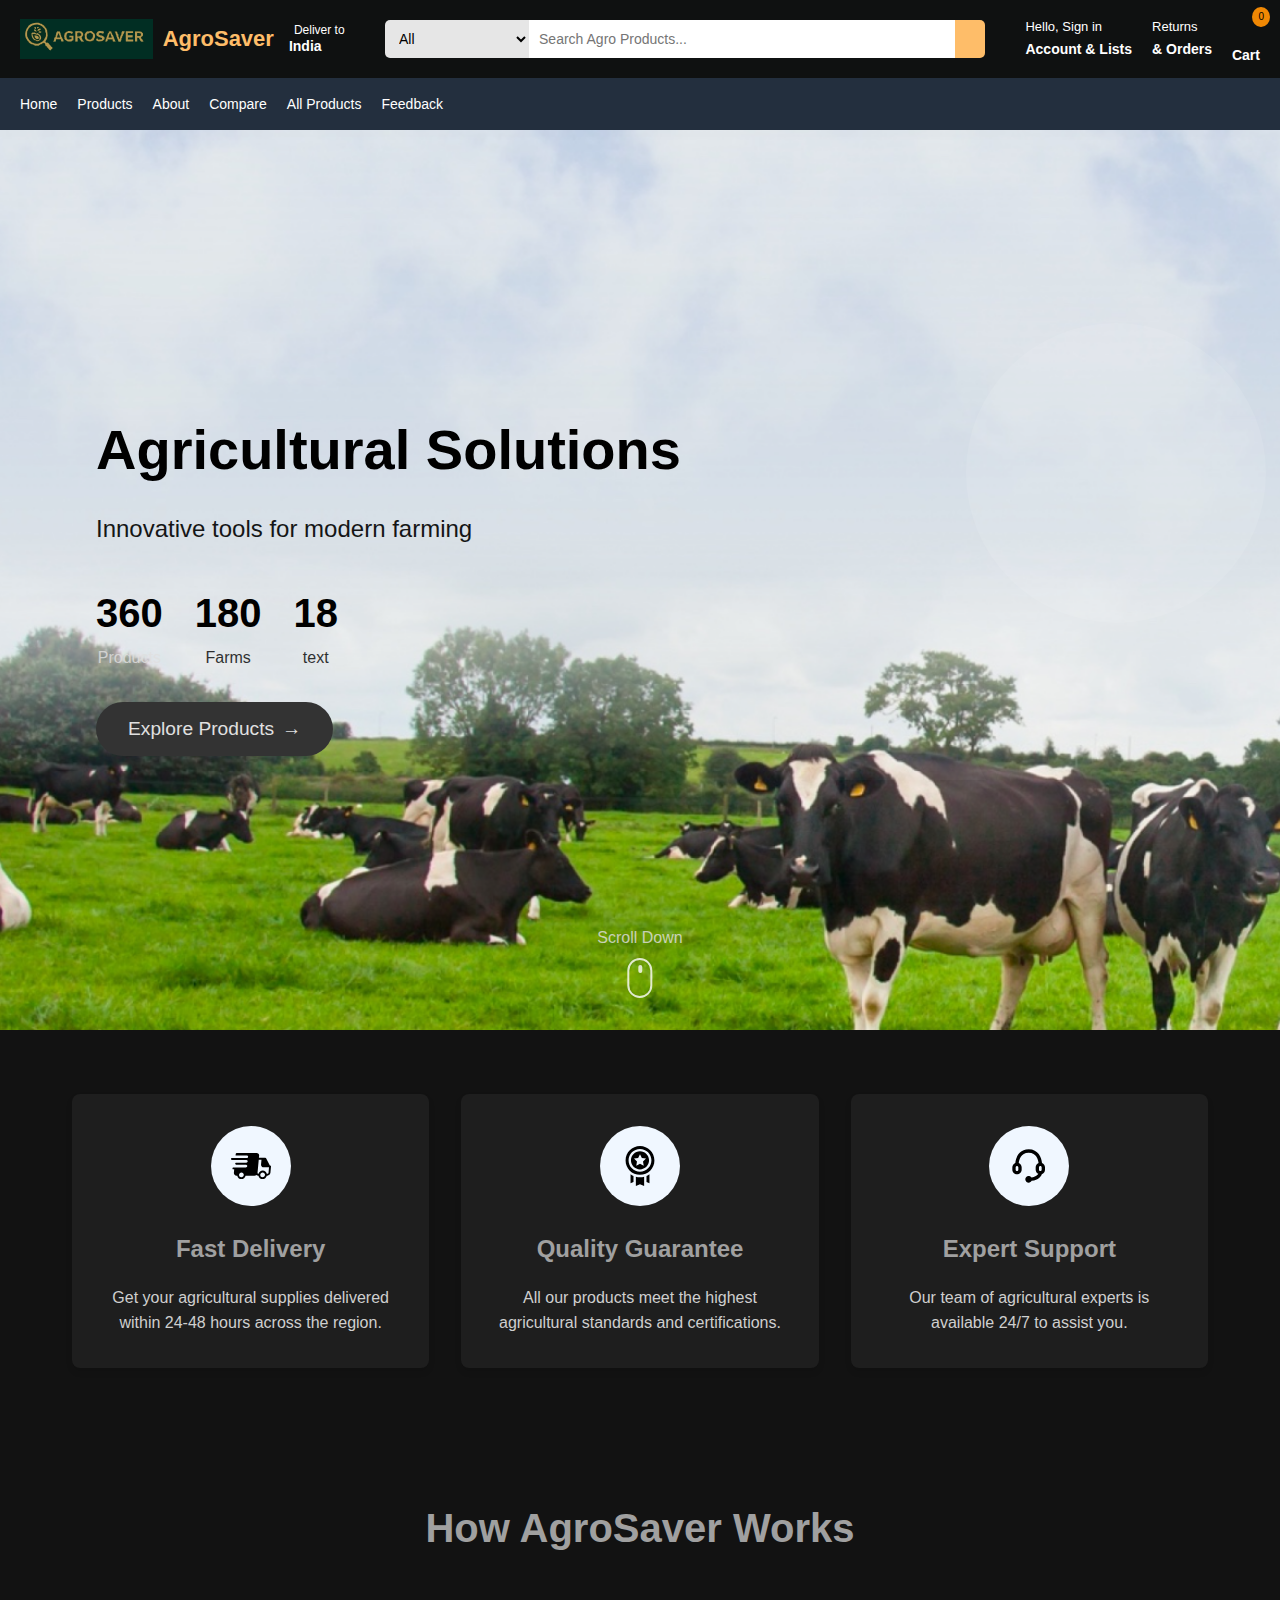
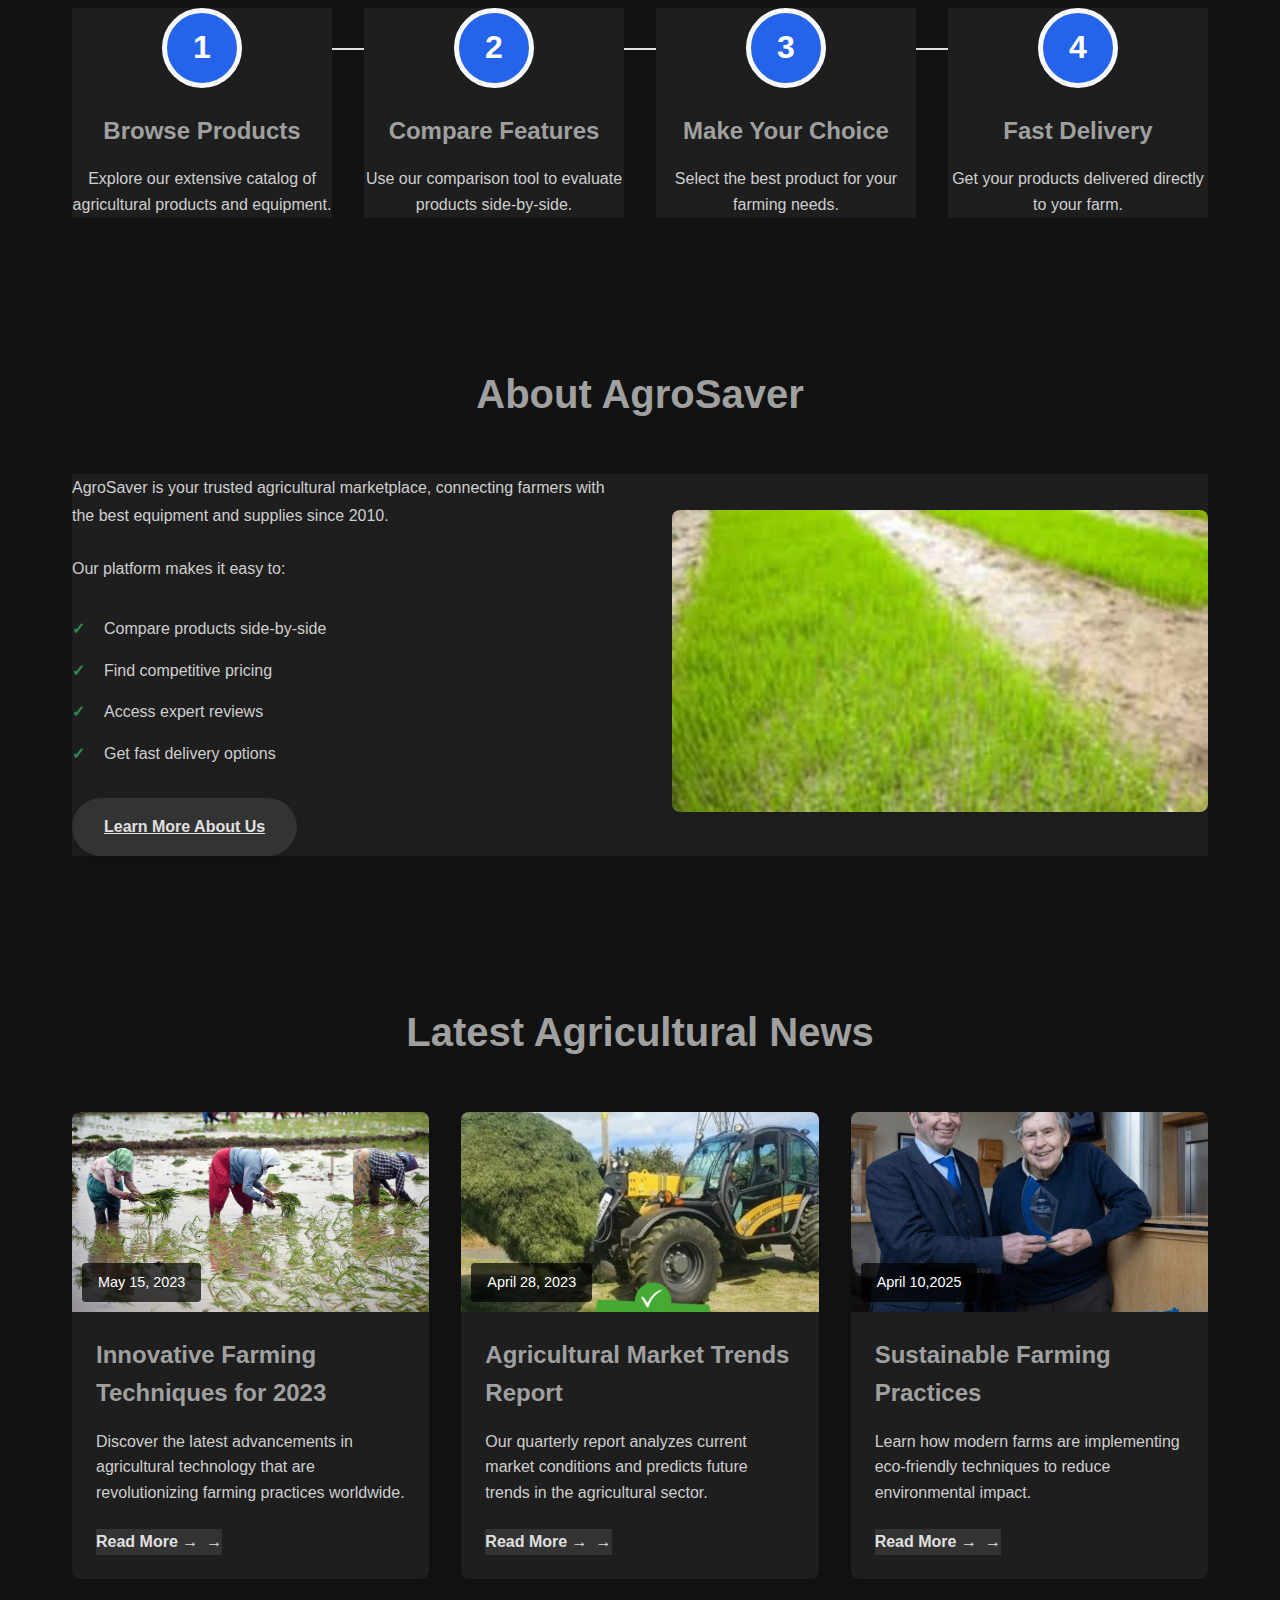
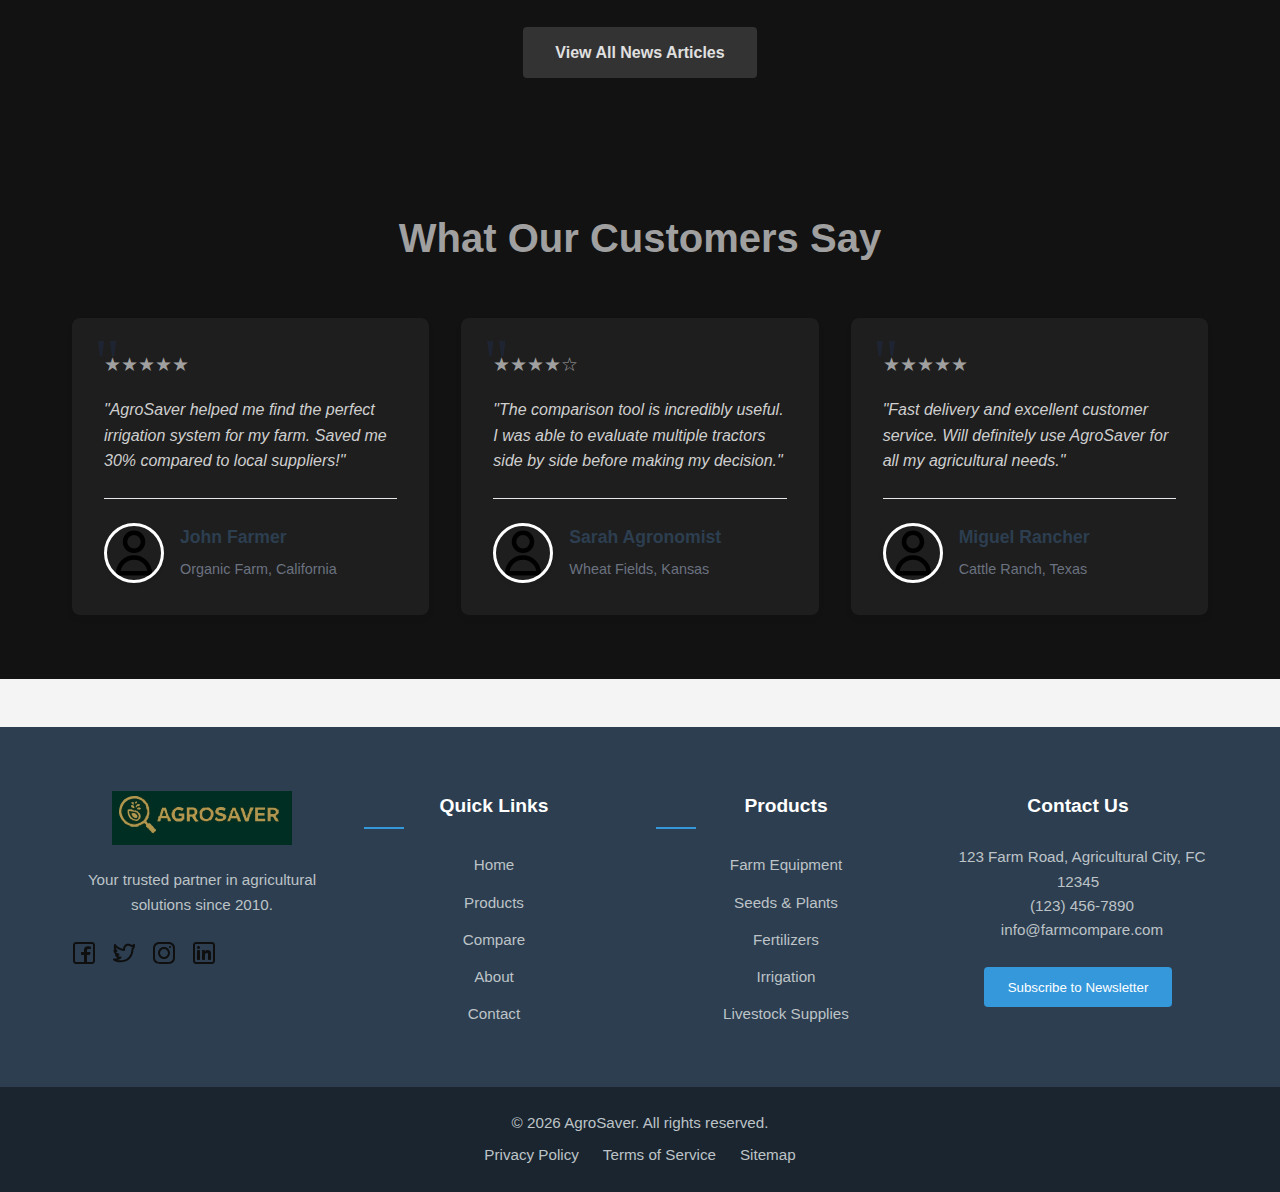
<file: index.html>
<!DOCTYPE html>
<html lang="en">
<head>
    <meta charset="UTF-8">
    <meta name="viewport" content="width=device-width, initial-scale=1.0">
    <title>AGROSAVER | Agricultural Product Comparison</title>
    <link rel="stylesheet" href="css/style.css">
    <link rel="stylesheet" href="assets/css/all.css">
    <!-- Removed missing CSS files -->
    <link rel="icon" href="images/placeholder.jpg">
    <link rel="stylesheet" href="./css/header.css">
    <style>
        /* Dark mode styles for main sections except header and footer */
        main, 
        main section.hero,
        main section.features-wrap,
        main section.how-it-works,
        main section.about-section,
        main section.latest-news,
        main section.feedback-section {
            background-color: #121212;
            color: #e0e0e0;
        }
        main section.hero .hero-text h1,
        main section.hero .hero-text p.subhead,
        main section.features-wrap h3,
        main section.how-it-works h2,
        main section.how-it-works h3,
        main section.about-section h2,
        main section.latest-news h2,
        main section.latest-news h3,
        main section.feedback-section h2,
        main section.feedback-section .testimonial-content p,
        main section.feedback-section .testimonial-content .rating {
            color: #a0a0a0;
        }
        main section.hero .hero-stats .stat-number {
            color: #888888;
        }
        main section.features-wrap .feature-card,
        main section.how-it-works .step,
        main section.about-section .about-content,
        main section.latest-news .news-card,
        main section.feedback-section .testimonial-card {
            background-color: #1e1e1e;
            border-color: #333;
            color: #e0e0e0;
        }
        main section.features-wrap .feature-card p,
        main section.how-it-works .step p,
        main section.about-section .about-text p,
        main section.about-section .about-features li,
        main section.latest-news .news-content p,
        main section.feedback-section .testimonial-content p {
            color: #cfcfcf;
        }
        main section.about-section a.learn-more-button,
        main section.latest-news a.read-more,
        main section.latest-news a.view-all-button,
        main section.feedback-section button.newsletter-button {
            background-color: #333;
            color: #e0e0e0;
            border: none;
        }
        main section.about-section a.learn-more-button:hover,
        main section.latest-news a.read-more:hover,
        main section.latest-news a.view-all-button:hover,
        main section.feedback-section button.newsletter-button:hover {
            background-color: #555;
            color: #fff;
        }
        main section.hero .cta-button {
            background-color: #333;
            color: #e0e0e0;
            border: none;
        }
        main section.hero .cta-button:hover {
            background-color: #555;
            color: #fff;
        }
        /* Scroll indicator */
        main section.hero .hero-scroll-indicator span {
            color: #e0e0e0;
        }
        /* Links */
        main a {
            color: #80cbc4;
        }
        main a:hover {
            color: #4db6ac;
        }
    </style>
</head>
<body>
    <div class="page-loader">
        <div class="spinner"></div>
        <p>Loading AgroSaver...</p>
    </div>

    <header>
        <!-- HEADER SECTION -->
        <div class="header">
          <!-- LOGO AND LOCATION -->
          <div class="logo">
            <img src="./images/logo.svg" alt="AgroSaver Logo">
            <span>AgroSaver</span>
            <div class="location">
              <i class="fas fa-map-marker-alt"></i>
              Deliver to<br><strong>India</strong>
            </div>
          </div>
      
          <!-- SEARCH BAR -->
          <div class="search-bar">
            <select>
              <option value="all">All</option>
              <option value="grains">Farm Equipment</option>
              <option value="vegetables">Seeds & Plants</option>
              <option value="fruits">Irrigation</option>
              <option value="tools">Farming Tools</option>
            </select>
            <input type="text" placeholder="Search Agro Products...">
            <button><a href="products.html"><i class="fas fa-search"></i></a></button>
          </div>
      
          <!-- ACCOUNT / ORDERS / CART -->
          <div class="header-icons">
            <div>
              Hello, Sign in<br><strong>Account & Lists</strong>
            </div>
            <div>
              Returns<br><strong>& Orders</strong>
            </div>
            <div class="cart">
              <i class="fas fa-shopping-cart"></i><br><strong>Cart</strong>
              <span class="badge">0</span>
            </div>
          </div>
        </div>
      
        <!-- NAVIGATION BAR -->
        <div class="nav-bar">
          <a href="index.html">Home</a>
          <a href="products.html">Products <i class="dropdown-icon"></i></a>
          <a href="index.html#about-section">About</a>
          <a href="compare.html">Compare</a>
          <a href="allProducts.html">All Products</a>
          <a href="index.html#feedback-section">Feedback</a>
        </div>
      </header>
    <main>
    <section class="hero">
        <div class="hero-content">
            <div class="hero-text">
                <h1 style="color: black;">Agricultural Solutions</h1>
                <p style="color: black;" class="subhead">Innovative tools for modern farming</p>
                <div class="hero-stats">
                    <div class="stat-item">
                        <span class="stat-number" data-count="1000" style="color: black;">0</span>
                        <span class="stat-label style="color: black;"">Products</span>
                    </div>
                    <div class="stat-item">
                        <span class="stat-number" data-count="500" style="color: black;">0</span>
                        <span class="stat-label" style="color: black;">Farms</span>
                    </div>
                    <div class="stat-item">
                        <span class="stat-number" data-count="50" style="color: black;">0</span>
                        <span class="stat-label" style="color: black;">text</span>
                    </div>
                </div>
                <button class="cta-button" id="browseProducts">
                    Explore Products
                    <span class="cta-icon">→</span>
                </button>
                
            </div>
                <div class="circle"></div>
                <!-- <div class="square"></div> -->
                <div class="triangle"></div>
            </div>
        </div>
        <div class="hero-scroll-indicator">
            <span>Scroll Down</span>
            <div class="mouse"></div>
        </div>
    </section>

    <section class="features-wrap">
        <div class="container">
            <div class="feature-card">
                <div class="feature-icon">
                    <img src="images/fast-delivery-svgrepo-com.svg" alt="Fast Delivery">
                </div>
                <h3>Fast Delivery</h3>
                <p>Get your agricultural supplies delivered within 24-48 hours across the region.</p>
            </div>
            <div class="feature-card">
                <div class="feature-icon">
                    <img src="images/quality-supervision-svgrepo-com.svg" alt="Quality Guarantee">
                </div>
                <h3>Quality Guarantee</h3>
                <p>All our products meet the highest agricultural standards and certifications.</p>
            </div>
            <div class="feature-card">
                <div class="feature-icon">
                    <img src="images/support-svgrepo-com.svg" alt="Expert Support">
                </div>
                <h3>Expert Support</h3>
                <p>Our team of agricultural experts is available 24/7 to assist you.</p>
            </div>
        </div>
    </section>

    <section class="how-it-works">
        <div class="container">
            <h2>How AgroSaver Works</h2>
            <div class="steps">
                <div class="step">
                    <div class="step-number">1</div>
                    <h3>Browse Products</h3>
                    <p>Explore our extensive catalog of agricultural products and equipment.</p>
                </div>
                <div class="step">
                    <div class="step-number">2</div>
                    <h3>Compare Features</h3>
                    <p>Use our comparison tool to evaluate products side-by-side.</p>
                </div>
                <div class="step">
                    <div class="step-number">3</div>
                    <h3>Make Your Choice</h3>
                    <p>Select the best product for your farming needs.</p>
                </div>
                <div class="step">
                    <div class="step-number">4</div>
                    <h3>Fast Delivery</h3>
                    <p>Get your products delivered directly to your farm.</p>
                </div>
            </div>
        </div>
    </section>

    <section id="about-section" class="about-section">

        <div class="container">
            <h2 style="color: #a0a0a0;">About AgroSaver</h2>

            <div class="about-content">
                <div class="about-text">
                    <p>AgroSaver is your trusted agricultural marketplace, connecting farmers with the best equipment and supplies since 2010.</p>
                    <p>Our platform makes it easy to:</p>
                    <ul class="about-features">
                        <li>Compare products side-by-side</li>
                        <li>Find competitive pricing</li>
                        <li>Access expert reviews</li>
                        <li>Get fast delivery options</li>
                    </ul>
                    <a href="https://www.farmcompare.com/about-us" class="learn-more-button">Learn More About Us</a>

                </div>
                <div class="about-image">
                    <img src="images/about.png" alt="AgroSaver Services">
                </div>
            </div>
        </div>
    </section>

    <section class="latest-news">
        <div class="container">
            <h2>Latest Agricultural News</h2>
            <div class="news-grid">
                <article class="news-card">
                    <div class="news-image">
                        <img src="images/new1.png" alt="Farming Techniques">
                        <div class="news-date">May 15, 2023</div>
                    </div>
                    <div class="news-content">
                        <h3>Innovative Farming Techniques for 2023</h3>
                        <p>Discover the latest advancements in agricultural technology that are revolutionizing farming practices worldwide.</p>
                        <a href="#" class="read-more">Read More →</a>
                    </div>
                </article>
                <article class="news-card">
                    <div class="news-image">
                        <img src="images/new2.png" alt="Market Trends">
                        <div class="news-date">April 28, 2023</div>
                    </div>
                    <div class="news-content">
                        <h3>Agricultural Market Trends Report</h3>
                        <p>Our quarterly report analyzes current market conditions and predicts future trends in the agricultural sector.</p>
                        <a href="#" class="read-more">Read More →</a>
                    </div>
                </article>
                <article class="news-card">
                    <div class="news-image">
                        <img src="images/new3.png" alt="Sustainability">
                        <div class="news-date">April 10,2025</div>
                    </div>
                    <div class="news-content">
                        <h3>Sustainable Farming Practices</h3>
                        <p>Learn how modern farms are implementing eco-friendly techniques to reduce environmental impact.</p>
                        <a href="#" class="read-more">Read More →</a>
                    </div>
                </article>
            </div>
            <div class="view-all">
                <a href="https://www.farmcompare.com/news" class="view-all-button">View All News Articles</a>
            </div>
        </div>
    </section>

    <section class="feedback-section" id="feedback-section">
        <div class="container">
            <h2>What Our Customers Say</h2>
            <div class="testimonials">
                <div class="testimonial-card">
                    <div class="testimonial-content">
                        <div class="rating">★★★★★</div>
                        <p>"AgroSaver helped me find the perfect irrigation system for my farm. Saved me 30% compared to local suppliers!"</p>
                    </div>
                    <div class="testimonial-author">
                        <img src="images/user.svg" alt="John Farmer" class="author-img">
                        <div class="author-info">
                            <h4>John Farmer</h4>
                            <span>Organic Farm, California</span>
                        </div>
                    </div>
                </div>
                <div class="testimonial-card">
                    <div class="testimonial-content">
                        <div class="rating">★★★★☆</div>
                        <p>"The comparison tool is incredibly useful. I was able to evaluate multiple tractors side by side before making my decision."</p>
                    </div>
                    <div class="testimonial-author">
                        <img src="images/user.svg" alt="Sarah Agronomist" class="author-img">
                        <div class="author-info">
                            <h4>Sarah Agronomist</h4>
                            <span>Wheat Fields, Kansas</span>
                        </div>
                    </div>
                </div>
                <div class="testimonial-card">
                    <div class="testimonial-content">
                        <div class="rating">★★★★★</div>
                        <p>"Fast delivery and excellent customer service. Will definitely use AgroSaver for all my agricultural needs."</p>
                    </div>
                    <div class="testimonial-author">
                        <img src="images/user.svg" alt="Miguel Rancher" class="author-img">
                        <div class="author-info">
                            <h4>Miguel Rancher</h4>
                            <span>Cattle Ranch, Texas</span>
                        </div>
                    </div>
                </div>
            </div>
        </div>
    </section>



 <!-- <section class="comparison-section">
        <div class="container">
            <h2>Compare Agricultural Products</h2>
            <div class="comparison-tool">
                <div class="comparison-column">
                    <div class="product-selector">
                        <h3>Product 1</h3>
                        <select class="product-dropdown">
                            <option value="">Select a product</option>
                        </select>
                    </div>
                    <div class="product-details">
                        Product details will be loaded here
                    </div>
                </div>
                
                <div class="vs-separator">
                    <span>VS</span>
                </div>
                
                <div class="comparison-column">
                    <div class="product-selector">
                        <h3>Product 2</h3>
                        <select class="product-dropdown">
                            <option value="">Select a product</option>
                        </select>
                    </div>
                    <div class="product-details">
                         Product details will be loaded here 
                    </div>
                </div>
            </div>
            
            <div class="comparison-results">
                <h3>Comparison Results</h3>
                <table class="comparison-table">
                    <thead>
                        <tr>
                            <th>Feature</th>
                            <th>Product 1</th>
                            <th>Product 2</th>
                        </tr>
                    </thead>
                    <tbody>
                         Comparison data will be loaded here 
                    </tbody>
                </table>
            </div>
        </div> 
    </section>  -->
    </main>

    <footer class="site-footer">
        <div class="container">
            <div class="footer-grid">
                <div class="footer-brand">
                    <img src="images/logo.svg" alt="AgroSaver" class="footer-logo">
                    <p class="footer-tagline">Your trusted partner in agricultural solutions since 2010.</p>
                    <div class="social-links">
                        <a href="#" class="social-link"><img src="images/facebook.svg" alt="Facebook"></a>
                        <a href="#" class="social-link"><img src="images/twitter.svg" alt="Twitter"></a>
                        <a href="#" class="social-link"><img src="images/instagram.svg" alt="Instagram"></a>
                        <a href="#" class="social-link"><img src="images/linkedin.svg" alt="LinkedIn"></a>
                    </div>
                </div>

                <div class="footer-links">
                    <h3>Quick Links</h3>
                    <ul>
                        <li><a href="#">Home</a></li>
                        <li><a href="products.html">Products</a></li>
                        <li><a href="compare.html">Compare</a></li>
                        <li><a href="#about-section">About</a></li>
                        <li><a href="#">Contact</a></li>
                    </ul>
                </div>

                <div class="footer-links">
                    <h3>Products</h3>
                    <ul>
                        <li><a href="products.html">Farm Equipment</a></li>
                        <li><a href="products.html">Seeds & Plants</a></li>
                        <li><a href="products.html">Fertilizers</a></li>
                        <li><a href="products.html">Irrigation</a></li>
                        <li><a href="products.html">Livestock Supplies</a></li>
                    </ul>
                </div>

                <div class="footer-contact">
                    <h3>Contact Us</h3>
                    <address>
                        <p><i class="icon-pin"></i> 123 Farm Road, Agricultural City, FC 12345</p>
                        <p><i class="icon-phone"></i> (123) 456-7890</p>
                        <p><i class="icon-mail"></i> info@farmcompare.com</p>
                    </address>
                    <button class="newsletter-button">Subscribe to Newsletter</button>
                </div>
            </div>

            <div class="footer-bottom">
                <p>&copy; <script>document.write(new Date().getFullYear())</script> AgroSaver. All rights reserved.</p>
                <div class="legal-links">
                    <a href="#">Privacy Policy</a>
                    <a href="#">Terms of Service</a>
                    <a href="#">Sitemap</a>
                </div>
            </div>
        </div>
    </footer>

    <!-- Lightbox container -->
    <div id="lightbox" class="lightbox">
        <div class="lightbox-content">
            <span class="close">&times;</span>
            <div class="lightbox-body"></div>
        </div>
    </div>

    <!-- Scripts -->


     </script>
    <script src="assets/js/vendor.min.js"></script>
    <script src="assets/js/corals_main.js"></script>
    <script src="assets/js/corals_functions.js"></script>
    <script src="assets/js/ladda.min.js"></script>
    <script src="assets/js/lightbox.min.js"></script>
    <script src="assets/js/icheck.js"></script>
    <script src="assets/js/spin.min.js"></script>
    <script src="js/main.js"></script>
    
    <script>
        // Add event listener for Explore Products button
        document.addEventListener('DOMContentLoaded', function() {
            const browseBtn = document.getElementById('browseProducts');
            if (browseBtn) {
                browseBtn.addEventListener('click', function() {
                    window.location.href = 'products.html';
                });
            }
        });
    </script>
</body>
</html>
</file>
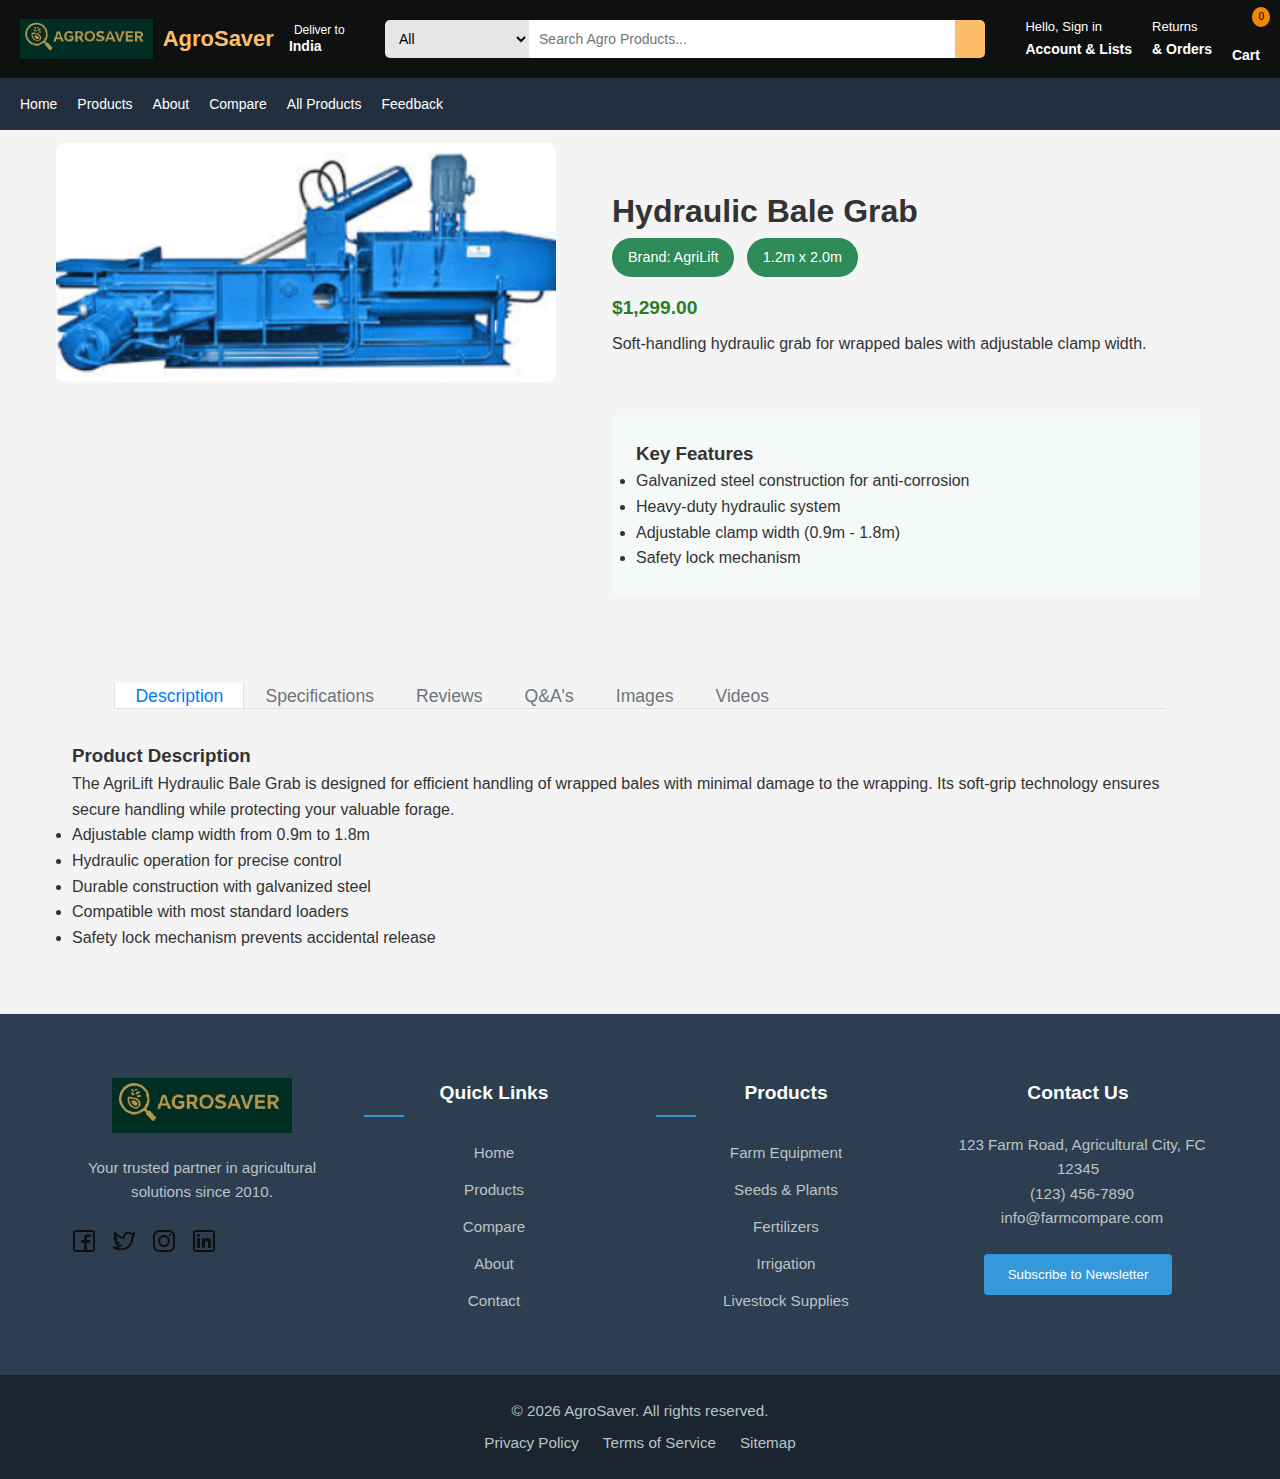
<file: bale_grab.html>
<!DOCTYPE html>
<html lang="en">
<head>
    <meta charset="UTF-8">
    <meta name="viewport" content="width=device-width, initial-scale=1.0">
    <title>Hydraulic Bale Grab | AgroSaver</title>
    <link rel="stylesheet" href="css/style.css">
    <link rel="stylesheet" href="./css/header.css">
    <style>
        .product-detail {
            max-width: 1200px;
            margin: 2rem auto;
            padding: 0 1rem;
        }
        .product-header {
            display: flex;
            gap: 2rem;
            margin-bottom: 2rem;
        }
        .product-image {
            flex: 1;
            max-width: 500px;
        }
        .product-image img {
            width: 100%;
            border-radius: 8px;
        }
        .product-info {
            flex: 1;
        }
        .product-tabs {
            margin-top: 2rem;
        }
        .tab-buttons {
            display: flex;
            border-bottom: 1px solid #ddd;
            margin-bottom: 1rem;
        }
        .tab-btn {
            padding: 0.75rem 1.5rem;
            background: none;
            border: none;
            cursor: pointer;
            font-weight: 600;
            color: #666;
            position: relative;
        }
        .tab-btn.active {
            color: #2c7be5;
        }
        .tab-btn.active:after {
            content: '';
            position: absolute;
            bottom: -1px;
            left: 0;
            right: 0;
            height: 2px;
            background: #2c7be5;
        }
        .tab-content {
            display: none;
            padding: 1rem;
            border-radius: 8px;
        }
        .tab-content.active {
            display: block;
        }
        .specs-table {
            width: 100%;
            border-collapse: collapse;
        }
        .specs-table tr:nth-child(even) {
            background: #f8f9fa;
        }
        .specs-table th, .specs-table td {
            padding: 0.75rem;
            text-align: left;
            border-bottom: 1px solid #ddd;
        }
        .gallery {
            display: grid;
            grid-template-columns: repeat(auto-fill, minmax(200px, 1fr));
            gap: 1rem;
        }
        .gallery img {
            width: 100%;
            border-radius: 4px;
        }
        /* Global Styles */
        :root {
            --blue: #007bff;
            --indigo: #6610f2;
            --purple: #6f42c1;
            --pink: #e83e8c;
            --red: #dc3545;
            --orange: #fd7e14;
            --yellow: #ffc107;
            --green: #28a745;
            --teal: #20c997;
            --cyan: #17a2b8;
            --white: #fff;
            --gray: #6c757d;
            --gray-dark: #343a40;
            --primary: #007bff;
            --secondary: #6c757d;
            --success: #28a745;
            --info: #17a2b8;
            --warning: #ffc107;
            --danger: #dc3545;
            --light: #f8f9fa;
            --dark: #343a40;
            --breakpoint-xs: 0;
            --breakpoint-sm: 576px;
            --breakpoint-md: 768px;
            --breakpoint-lg: 992px;
            --breakpoint-xl: 1200px;
        }

        .inner-wrap {
            -webkit-text-size-adjust: 100%;
            -webkit-tap-highlight-color: rgba(0,0,0,0);
            text-align: left;
            text-rendering: optimizeLegibility;
            font-family: "proxima-nova", sans-serif;
            font-style: normal;
            font-variant: normal;
            font-weight: 400;
            line-height: 1.5;
            color: #939393;
            box-sizing: inherit;
            padding: 0;
            border: 0;
            outline: 0;
            font-size: 100%;
            vertical-align: baseline;
            background: transparent;
            width: 90%;
            max-width: 1195px;
            margin: 0 auto;
        }

        .nav-tabs {
            border-bottom: 1px solid #dee2e6;
            margin-bottom: 1rem;
            white-space: nowrap;
            overflow-x: auto;
            display: flex;
            flex-wrap: nowrap;
        }

        .nav-tabs .nav-item {
            margin-bottom: -1px;
            display: inline-block;
            float: none;
        }

        .nav-tabs .nav-link {
            border: 1px solid transparent;
            border-top-left-radius: 0.25rem;
            border-top-right-radius: 0.25rem;
            padding: 0.75rem 1.25rem;
            color: var(--gray);
            transition: color 0.15s ease-in-out, background-color 0.15s ease-in-out;
            white-space: nowrap;
            font-size: 1.1rem;
            font-weight: 500;
        }

        .nav-tabs .nav-link:hover {
            border-color: #e9ecef #e9ecef #dee2e6;
            color: var(--gray-dark);
        }

        .nav-tabs .nav-link.active {
            color: var(--primary);
            background-color: #fff;
            border-color: #dee2e6 #dee2e6 #fff;
        }

        /* Calf Pen Specific Styles */
        .calf-pen-features {
            margin: 2rem 0;
            padding: 1.5rem;
            background: #f5f9f7;
            border-radius: 8px;
        }
        .feature-badge {
            display: inline-block;
            padding: 0.5rem 1rem;
            background: var(--primary-color);
            color: white;
            border-radius: 50px;
            font-size: 0.9rem;
            margin-right: 0.5rem;
            margin-bottom: 0.5rem;
        }
        .spec-highlight {
            font-weight: bold;
            color: var(--primary-color);
        }
        .panel-diagram {
            width: 100%;
            max-width: 400px;
            margin: 1rem auto;
            display: block;
        }
        .installation-steps {
            counter-reset: step;
            margin: 2rem 0;
        }
        .installation-step {
            position: relative;
            padding-left: 3rem;
            margin-bottom: 1.5rem;
        }
        .installation-step:before {
            counter-increment: step;
            content: counter(step);
            position: absolute;
            left: 0;
            top: 0;
            width: 2rem;
            height: 2rem;
            background: var(--primary-color);
            color: white;
            border-radius: 50%;
            display: flex;
            align-items: center;
            justify-content: center;
            font-weight: bold;
        }
    </style>
</head>
<body>
    <div class="page-loader">
        <div class="spinner"></div>
        <p>Loading AgroSaver...</p>
    </div>

    <header>
        <!-- HEADER SECTION -->
        <div class="header">
          <!-- LOGO AND LOCATION -->
          <div class="logo">
            <img src="./images/logo.svg" alt="AgroSaver Logo">
            <span>AgroSaver</span>
            <div class="location">
              <i class="fas fa-map-marker-alt"></i>
              Deliver to<br><strong>India</strong>
            </div>
          </div>
      
          <!-- SEARCH BAR -->
          <div class="search-bar">
            <select>
              <option value="all">All</option>
              <option value="grains">Farm Equipment</option>
              <option value="vegetables">Seeds & Plants</option>
              <option value="fruits">Irrigation</option>
              <option value="tools">Farming Tools</option>
            </select>
            <input type="text" placeholder="Search Agro Products...">
            <button><a href="products.html"><i class="fas fa-search"></i></a></button>
          </div>
      
          <!-- ACCOUNT / ORDERS / CART -->
          <div class="header-icons">
            <div>
              Hello, Sign in<br><strong>Account & Lists</strong>
            </div>
            <div>
              Returns<br><strong>& Orders</strong>
            </div>
            <div class="cart">
              <i class="fas fa-shopping-cart"></i><br><strong>Cart</strong>
              <span class="badge">0</span>
            </div>
          </div>
        </div>
      
        <!-- NAVIGATION BAR -->
        <div class="nav-bar">
          <a href="index.html">Home</a>
          <a href="products.html">Products <i class="dropdown-icon"></i></a>
          <a href="index.html#about-section">About</a>
          <a href="compare.html">Compare</a>
          <a href="allProducts.html">All Products</a>
          <a href="index.html#feedback-section">Feedback</a>
        </div>
      </header>

    <main class="product-detail">
        <div class="product-header">
            <div class="product-image">
                <img src="images/hy_bale.png" alt="Hydraulic Bale Grab">
            </div>
            <div class="product-info">
                <h1>Hydraulic Bale Grab</h1>
                <div class="feature-badge">Brand: AgriLift</div>
                <div class="feature-badge">1.2m x 2.0m</div>
                <p class="product-price">$1,299.00</p>
                <p class="product-desc">Soft-handling hydraulic grab for wrapped bales with adjustable clamp width.</p>
                <br>
                

                
                <div class="calf-pen-features">
                    <h3>Key Features</h3>
                    <ul>
                        <li>Galvanized steel construction for anti-corrosion</li>
                        <li>Heavy-duty hydraulic system</li>
                        <li>Adjustable clamp width (0.9m - 1.8m)</li>
                        <li>Safety lock mechanism</li>
                    </ul>
                </div>
            </div>
        </div>

        <div class="product-tabs">
            <div class="inner-wrap">
                <ul class="nav nav-tabs" role="tablist">
                    <li class="nav-item">
                        <a class="nav-link active" href="#description" data-toggle="tab" role="tab">Description</a>
                    </li>
                    <li class="nav-item">
                        <a class="nav-link" href="#specifications" data-toggle="tab" role="tab">Specifications</a>
                    </li>
                    <li class="nav-item">
                        <a class="nav-link" href="#reviews" data-toggle="tab" name="reviews" role="tab">Reviews</a>
                    </li>
                    <li class="nav-item">
                        <a class="nav-link" href="#qna" data-toggle="tab" name="question" role="tab">Q&amp;A's</a>
                    </li>
                    <li class="nav-item">
                        <a class="nav-link" href="#images" data-toggle="tab" role="tab">Images</a>
                    </li>
                    <li class="nav-item">
                        <a class="nav-link" href="#videos" data-toggle="tab" role="tab">Videos</a>
                    </li>
                </ul>
            </div>

            <div id="description" class="tab-content active">
                <h3>Product Description</h3>
                <p>The AgriLift Hydraulic Bale Grab is designed for efficient handling of wrapped bales with minimal damage to the wrapping. Its soft-grip technology ensures secure handling while protecting your valuable forage.</p>
                <ul>
                    <li>Adjustable clamp width from 0.9m to 1.8m</li>
                    <li>Hydraulic operation for precise control</li>
                    <li>Durable construction with galvanized steel</li>
                    <li>Compatible with most standard loaders</li>
                    <li>Safety lock mechanism prevents accidental release</li>
                </ul>
            </div>

            <div id="specifications" class="tab-content">
                <h3>Technical Specifications</h3>
                <table class="specs-table">
                    <tr>
                        <th>Model</th>
                        <td class="spec-highlight">AG-BG300</td>
                    </tr>
                    <tr>
                        <th>Clamp Width</th>
                        <td class="spec-highlight">0.9m - 1.8m (adjustable)</td>
                    </tr>
                    <tr>
                        <th>Max Load Capacity</th>
                        <td><span class="spec-highlight">1200 kg</span> (tested)</td>
                    </tr>
                    <tr>
                        <th>Weight</th>
                        <td>85 kg</td>
                    </tr>
                    <tr>
                        <th>Hydraulic Pressure</th>
                        <td>150-200 bar</td>
                    </tr>
                    <tr>
                        <th>Compatibility</th>
                        <td>Universal quick-attach system</td>
                    </tr>
                </table>
                
                <div class="installation-steps">
                    <h3>Installation Guide</h3>
                    <div class="installation-step">
                        <p>Mount the grab to your loader using the quick-attach system</p>
                    </div>
                    <div class="installation-step">
                        <p>Connect the hydraulic hoses to your tractor's hydraulic system</p>
                    </div>
                    <div class="installation-step">
                        <p>Test the grab operation with no load before first use</p>
                    </div>
                    <div class="installation-step">
                        <p>Adjust the clamp width to match your bale size</p>
                    </div>
                </div>
            </div>

            <div id="reviews" class="tab-content">
                <h3>Customer Reviews</h3>
                <div class="review">
                    <div class="review-header">
                        <span class="review-author">John D.</span>
                        <span class="review-rating">★★★★★</span>
                    </div>
                    <p class="review-text">"This bale grab has made feeding so much easier. The adjustable width is perfect for our different sized bales."</p>
                </div>
                <div class="review">
                    <div class="review-header">
                        <span class="review-author">Sarah M.</span>
                        <span class="review-rating">★★★★☆</span>
                    </div>
                    <p class="review-text">"Great product overall, though the hydraulic hoses could be a bit longer for our setup."</p>
                </div>
            </div>

            <div id="qna" class="tab-content">
                <h3>Questions & Answers</h3>
                <div class="question">
                    <h4>Q: Is this compatible with a John Deere 3032E?</h4>
                    <p>A: Yes, it works with any tractor that has a standard quick-attach loader.</p>
                </div>
                <div class="question">
                    <h4>Q: What's the warranty period?</h4>
                    <p>A: This product comes with a 2-year manufacturer's warranty.</p>
                </div>
            </div>

            <div id="images" class="tab-content">
                <h3>Product Images</h3>
                <div class="gallery">
                    <img src="images/hy_bale.png" alt="Hydraulic Bale Grab Front View">
                    <img src="images/hydrualic-bale.png" alt="Hydraulic Bale Grab Side View">
                    <img src="images/bale-greeze.png" alt="Hydraulic Bale Grab in Action">
                </div>
            </div>

            <div id="videos" class="tab-content">
                <h3>Product Videos</h3>
                <div class="video-container">
                    <p>Demo video coming soon</p>
                </div>
            </div>
        </div>
    </main>
    <footer class="site-footer">
        <div class="container">
            <div class="footer-grid">
                <div class="footer-brand">
                    <img src="images/logo.svg" alt="AgroSaver" class="footer-logo">
                    <p class="footer-tagline">Your trusted partner in agricultural solutions since 2010.</p>
                    <div class="social-links">
                        <a href="#" class="social-link"><img src="images/facebook.svg" alt="Facebook"></a>
                        <a href="#" class="social-link"><img src="images/twitter.svg" alt="Twitter"></a>
                        <a href="#" class="social-link"><img src="images/instagram.svg" alt="Instagram"></a>
                        <a href="#" class="social-link"><img src="images/linkedin.svg" alt="LinkedIn"></a>
                    </div>
                </div>

                <div class="footer-links">
                    <h3>Quick Links</h3>
                    <ul>
                        <li><a href="#">Home</a></li>
                        <li><a href="products.html">Products</a></li>
                        <li><a href="compare.html">Compare</a></li>
                        <li><a href="#about-section">About</a></li>
                        <li><a href="#">Contact</a></li>
                    </ul>
                </div>

                <div class="footer-links">
                    <h3>Products</h3>
                    <ul>
                        <li><a href="products.html">Farm Equipment</a></li>
                        <li><a href="products.html">Seeds & Plants</a></li>
                        <li><a href="products.html">Fertilizers</a></li>
                        <li><a href="products.html">Irrigation</a></li>
                        <li><a href="products.html">Livestock Supplies</a></li>
                    </ul>
                </div>

                <div class="footer-contact">
                    <h3>Contact Us</h3>
                    <address>
                        <p><i class="icon-pin"></i> 123 Farm Road, Agricultural City, FC 12345</p>
                        <p><i class="icon-phone"></i> (123) 456-7890</p>
                        <p><i class="icon-mail"></i> info@farmcompare.com</p>
                    </address>
                    <button class="newsletter-button">Subscribe to Newsletter</button>
                </div>
            </div>

            <div class="footer-bottom">
                <p>&copy; <script>document.write(new Date().getFullYear())</script> AgroSaver. All rights reserved.</p>
                <div class="legal-links">
                    <a href="#">Privacy Policy</a>
                    <a href="#">Terms of Service</a>
                    <a href="#">Sitemap</a>
                </div>
            </div>
        </div>
    </footer>

    <script src="js/main.js"></script>
    <script>
        // Tab functionality
        document.querySelectorAll('.nav-link').forEach(link => {
            link.addEventListener('click', (e) => {
                e.preventDefault();
                // Remove active class from all links and content
                document.querySelectorAll('.nav-link').forEach(l => l.classList.remove('active'));
                document.querySelectorAll('.tab-content').forEach(c => c.classList.remove('active'));
                
                // Add active class to clicked link and corresponding content
                link.classList.add('active');
                const tabId = link.getAttribute('href');
                document.querySelector(tabId).classList.add('active');
            });
        });
    </script>
</body>
</html>
</file>
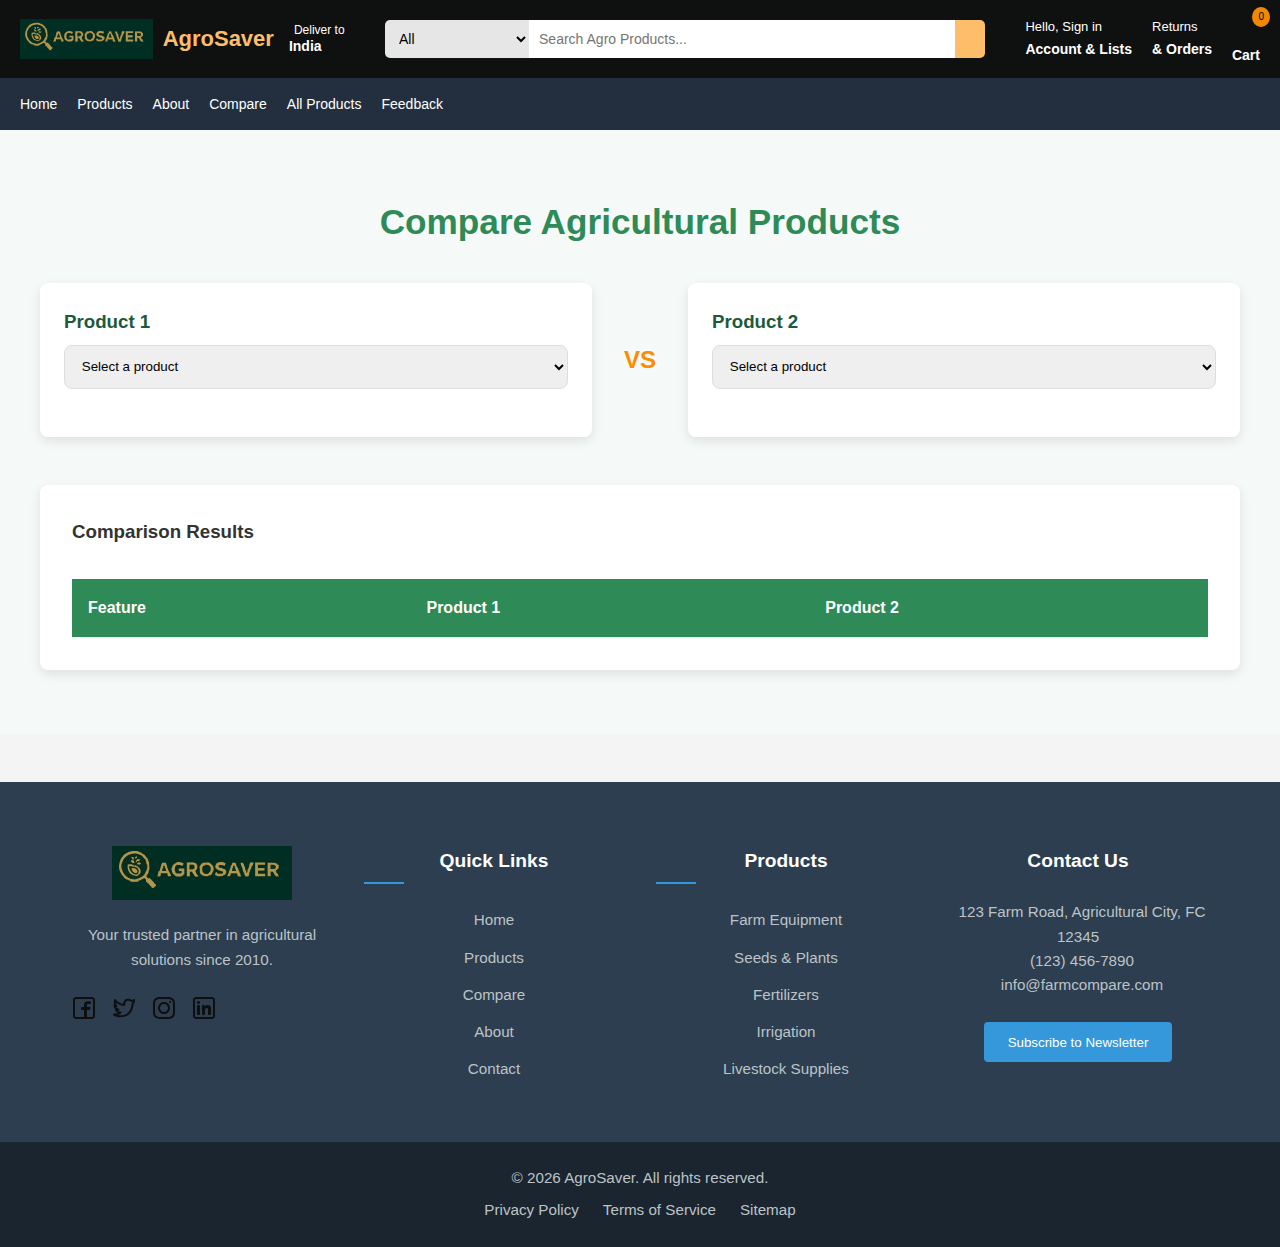
<file: compare.html>
<!DOCTYPE html>
<html lang="en">
<head>
    <meta charset="UTF-8">
    <meta name="viewport" content="width=device-width, initial-scale=1.0">
    <title>Product Comparison | AgroSaver</title>
    <link rel="stylesheet" href="css/style.css">
    <style>
        .comparison {
            padding: 2rem;
            max-width: 1200px;
            margin: 0 auto;
        }
        .comparison-table {
            margin-top: 2rem;
            overflow-x: auto;
        }
        table {
            width: 100%;
            border-collapse: collapse;
        }
        th, td {
            padding: 1rem;
            text-align: left;
            border-bottom: 1px solid #ddd;
        }
        th {
            background-color: #2e8b57;
            color: white;
        }
        tr:nth-child(even) {
            background-color: #f2f2f2;
        }
    </style>
     <link rel="stylesheet" href="./css/header.css">
</head>
<body>
    <header>
        <!-- HEADER SECTION -->
        <div class="header">
          <!-- LOGO AND LOCATION -->
          <div class="logo">
            <img src="./images/logo.svg" alt="AgroSaver Logo">
            <span>AgroSaver</span>
            <div class="location">
              <i class="fas fa-map-marker-alt"></i>
              Deliver to<br><strong>India</strong>
            </div>
          </div>
      
          <!-- SEARCH BAR -->
          <div class="search-bar">
            <select>
              <option value="all">All</option>
              <option value="grains">Farm Equipment</option>
              <option value="vegetables">Seeds & Plants</option>
              <option value="fruits">Irrigation</option>
              <option value="tools">Farming Tools</option>
            </select>
            <input type="text" placeholder="Search Agro Products...">
            <button><a href="products.html"><i class="fas fa-search"></i></a></button>
          </div>
      
          <!-- ACCOUNT / ORDERS / CART -->
          <div class="header-icons">
            <div>
              Hello, Sign in<br><strong>Account & Lists</strong>
            </div>
            <div>
              Returns<br><strong>& Orders</strong>
            </div>
            <div class="cart">
              <i class="fas fa-shopping-cart"></i><br><strong>Cart</strong>
              <span class="badge">0</span>
            </div>
          </div>
        </div>
      
        <!-- NAVIGATION BAR -->
        <div class="nav-bar">
          <a href="index.html">Home</a>
          <a href="products.html">Products <i class="dropdown-icon"></i></a>
          <a href="index.html#about-section">About</a>
          <a href="compare.html">Compare</a>
          <a href="allProducts.html">All Products</a>
          <a href="index.html#feedback-section">Feedback</a>
        </div>
      </header>
    
        <section class="comparison-section">
            <div class="container">
                <h2>Compare Agricultural Products</h2>
                <div class="comparison-tool">
                    <div class="comparison-column">
                        <div class="product-selector">
                            <h3>Product 1</h3>
                            <select class="product-dropdown">
                                <option value="">Select a product</option>
                            </select>
                        </div>
                        <div class="product-details">
                            <!-- Product details will be loaded here -->
                        </div>
                    </div>
                    
                    <div class="vs-separator">
                        <span>VS</span>
                    </div>
                    
                    <div class="comparison-column">
                        <div class="product-selector">
                            <h3>Product 2</h3>
                            <select class="product-dropdown">
                                <option value="">Select a product</option>
                            </select>
                        </div>
                        <div class="product-details">
                            <!-- Product details will be loaded here -->
                        </div>
                    </div>
                </div>
                
                <div class="comparison-results">
                    <h3>Comparison Results</h3>
                    <table class="comparison-table">
                        <thead>
                            <tr>
                                <th>Feature</th>
                                <th>Product 1</th>
                                <th>Product 2</th>
                            </tr>
                        </thead>
                        <tbody>
                            <!-- Comparison data will be loaded here -->
                        </tbody>
                    </table>
                </div>
            </div>
        </section>
    </main>

    <footer class="site-footer">
        <div class="container">
            <div class="footer-grid">
                <div class="footer-brand">
                    <img src="images/logo.svg" alt="AgroSaver" class="footer-logo">
                    <p class="footer-tagline">Your trusted partner in agricultural solutions since 2010.</p>
                    <div class="social-links">
                        <a href="#" class="social-link"><img src="images/facebook.svg" alt="Facebook"></a>
                        <a href="#" class="social-link"><img src="images/twitter.svg" alt="Twitter"></a>
                        <a href="#" class="social-link"><img src="images/instagram.svg" alt="Instagram"></a>
                        <a href="#" class="social-link"><img src="images/linkedin.svg" alt="LinkedIn"></a>
                    </div>
                </div>

                <div class="footer-links">
                    <h3>Quick Links</h3>
                    <ul>
                        <li><a href="#">Home</a></li>
                        <li><a href="products.html">Products</a></li>
                        <li><a href="compare.html">Compare</a></li>
                        <li><a href="#about-section">About</a></li>
                        <li><a href="#">Contact</a></li>
                    </ul>
                </div>

                <div class="footer-links">
                    <h3>Products</h3>
                    <ul>
                        <li><a href="products.html">Farm Equipment</a></li>
                        <li><a href="products.html">Seeds & Plants</a></li>
                        <li><a href="products.html">Fertilizers</a></li>
                        <li><a href="products.html">Irrigation</a></li>
                        <li><a href="products.html">Livestock Supplies</a></li>
                    </ul>
                </div>

                <div class="footer-contact">
                    <h3>Contact Us</h3>
                    <address>
                        <p><i class="icon-pin"></i> 123 Farm Road, Agricultural City, FC 12345</p>
                        <p><i class="icon-phone"></i> (123) 456-7890</p>
                        <p><i class="icon-mail"></i> info@farmcompare.com</p>
                    </address>
                    <button class="newsletter-button">Subscribe to Newsletter</button>
                </div>
            </div>

            <div class="footer-bottom">
                <p>&copy; <script>document.write(new Date().getFullYear())</script> AgroSaver. All rights reserved.</p>
                <div class="legal-links">
                    <a href="#">Privacy Policy</a>
                    <a href="#">Terms of Service</a>
                    <a href="#">Sitemap</a>
                </div>
            </div>
        </div>
    </footer>
    <script>
        const allProducts1 = [
            {
                id: 1,
                name: 'Mahindra Arjun Novo 605 DI-i',
                price: 780000,
                features: {
                    'Power': '57 HP',
                    'Drive': '2WD',
                    'Transmission': 'Synchromesh'
                }
            },
            {
                id: 2,
                name: 'Swaraj 744 FE',
                price: 680000,
                features: {
                    'Power': '48 HP',
                    'Cooling': 'Water Cooled',
                    'Fuel Tank': '60 L'
                }
            },
            {
                id: 3,
                name: 'KisanKraft Power Weeder',
                price: 48000,
                features: {
                    'Engine': '4 Stroke Petrol',
                    'Power': '7 HP',
                    'Working Width': '90 cm'
                }
            },
            {
                id: 4,
                name: 'Disc Harrow',
                price: 42000,
                features: {
                    'Disc Diameter': '22 inch',
                    'Frame Type': 'Heavy Duty',
                    'Suitable For': 'All Tractors'
                }
            },
            {
                id: 5,
                name: 'Cultivator (9 Tynes)',
                price: 29000,
                features: {
                    'Frame': 'Mild Steel',
                    'Width': '6 ft',
                    'Mounting': '3 Point Linkage'
                }
            },
            {
                id: 6,
                name: 'Paddy Thresher',
                price: 55000,
                features: {
                    'Capacity': '800 kg/hr',
                    'Power Source': 'Tractor PTO',
                    'Operation': 'Multi-crop'
                }
            },
            {
                id: 7,
                name: 'Rotavator (5 ft)',
                price: 67000,
                features: {
                    'Blades': 'L-type',
                    'Tractor Power': '35-50 HP',
                    'Working Width': '5 ft'
                }
            },
            {
                id: 8,
                name: 'Mini Rice Mill',
                price: 95000,
                features: {
                    'Capacity': '150 kg/hr',
                    'Electric Motor': '3 HP',
                    'Use': 'Rice Dehusking'
                }
            },
            {
                id: 9,
                name: 'Solar Water Pump (5 HP)',
                price: 180000,
                features: {
                    'Pump Type': 'Submersible',
                    'Panels': '2 kW',
                    'Application': 'Irrigation'
                }
            },
            {
                id: 10,
                name: 'Manual Seed Drill',
                price: 8500,
                features: {
                    'Rows': '6',
                    'Operation': 'Manual',
                    'Suitable Crops': 'Wheat, Maize'
                }
            },
            {
                id: 11,
                name: 'Knapsack Sprayer',
                price: 2500,
                features: {
                    'Tank Capacity': '16 L',
                    'Pump Type': 'Piston',
                    'Operation': 'Manual'
                }
            },
            {
                id: 12,
                name: 'Tractor Trailer (Tipping)',
                price: 130000,
                features: {
                    'Capacity': '3 Tons',
                    'Axle': 'Single',
                    'Hydraulic': 'Yes'
                }
            },
            {
                id: 13,
                name: 'Automatic Sugarcane Planter',
                price: 240000,
                features: {
                    'Rows': '2',
                    'Tractor Power': '50 HP+',
                    'Fertilizer Attachment': 'Yes'
                }
            },
            {
                id: 14,
                name: 'Drip Irrigation Kit',
                price: 30000,
                features: {
                    'Coverage': '1 Acre',
                    'Water Saving': '60%',
                    'Suitable For': 'Vegetables, Fruits'
                }
            },
            {
                id: 15,
                name: 'Chaff Cutter (Electric)',
                price: 22000,
                features: {
                    'Blades': '4',
                    'Motor': '2 HP',
                    'Output': '400 kg/hr'
                }
            },
            {
                id: 16,
                name: 'Zero Till Seed Drill',
                price: 95000,
                features: {
                    'Rows': '9',
                    'Used For': 'Direct Seeding',
                    'Suitable Crops': 'Wheat, Gram'
                }
            },
            {
                id: 17,
                name: 'Grain Moisture Meter',
                price: 5200,
                features: {
                    'Accuracy': '±0.5%',
                    'Battery': '9V',
                    'Suitable Grains': 'Wheat, Rice, Maize'
                }
            },
            {
                id: 18,
                name: 'Animal Feed Grinder',
                price: 48000,
                features: {
                    'Motor': '5 HP',
                    'Capacity': '600 kg/hr',
                    'Operation': 'Electric'
                }
            },
            {
                id: 19,
                name: 'Vermicompost Bed Kit',
                price: 3800,
                features: {
                    'Material': 'UV Stabilized HDPE',
                    'Size': '12x4x2 ft',
                    'Included': 'Support Rods, Net'
                }
            },
            {
                id: 20,
                name: 'Soil pH & Moisture Tester',
                price: 1500,
                features: {
                    'Measurement': 'pH & Moisture',
                    'Power': 'No battery required',
                    'Application': 'Soil Health Check'
                }
            }
        ];
        
        const dropdowns = document.querySelectorAll('.product-dropdown');
        
        dropdowns.forEach(dropdown => {
            allProducts1.forEach(product => {
                const option = document.createElement('option');
                option.value = product.id;
                option.textContent = product.name;
                dropdown.appendChild(option);
            });
        });
        </script>
        
    <script src="js/compare.js"></script>
</body>
</html>
</file>
<file: css/style.css>
/* Loading spinner */
.page-loader {
    top: 0;
    left: 0;
    width: 100%;
    height: 100%;
    background: white;
    display: flex;
    flex-direction: column;
    justify-content: center;
    align-items: center;
    z-index: 9999;
    transition: opacity 0.3s ease;
}

.spinner {
    width: 50px;
    height: 50px;
    border: 5px solid rgba(46, 139, 87, 0.2);
    border-radius: 50%;
    border-top-color: var(--primary-color);
    animation: spin 1s ease-in-out infinite;
}

@keyframes spin {
    to { transform: rotate(360deg); }
}

.page-loader p {
    margin-top: 20px;
    color: var(--primary-color);
    font-weight: bold;
}

/* Base resets */

:root {
    --primary-color: #2e8b57;
    --secondary-color: #1e5a3a;
    --accent-color: #ff8c00;
    --text-color: #333;
    --light-text: #fff;
    --bg-color: #f9f9f9;
    --card-bg: #fff;
    --border-radius: 8px;
    --box-shadow: 0 4px 12px rgba(0,0,0,0.1);
}

* {
    margin: 0;
    padding: 0;
    box-sizing: border-box;
    font-family: 'Segoe UI', Tahoma, Geneva, Verdana, sans-serif;
}

body {
    line-height: 1.6;
    color: var(--text-color);
    background-color: var(--bg-color);
}

/* Loading animations */
.page-loader {
    position: fixed;
    top: 0;
    left: 0;
    width: 100%;
    height: 100%;
    background: rgba(255,255,255,0.9);
    display: flex;
    justify-content: center;
    align-items: center;
    z-index: 9999;
    transition: opacity 0.3s;
}

.loading-indicator {
    text-align: center;
    padding: 2rem;
}

/* Header Styles */
.main-header {
    background-color: #fff;
    box-shadow: 0 2px 10px rgba(0,0,0,0.1);
    position: sticky;
    top: 0;
    z-index: 1000;
    padding: 0.5rem 0;
}

.header-container {
    display: flex;
    justify-content: space-between;
    align-items: center;
    max-width: 1200px;
    margin: 0 auto;
    padding: 0 2rem;
}

.logo-container .logo {
    height: 40px;
    width: auto;
    transition: all 0.3s ease;
    filter: drop-shadow(0 2px 4px rgba(0,0,0,0.1));
}

.logo-container .logo:hover {
    opacity: 0.9;
    transform: scale(1.05);
    filter: drop-shadow(0 4px 8px rgba(0,0,0,0.15));
}

.main-nav .nav-list {
    display: flex;
    gap: 1.5rem;
    list-style: none;
    margin: 0;
    padding: 0;
}

.nav-item a {
    color: #2c3e50;
    text-decoration: none;
    font-weight: 500;
    font-size: 1.1rem;
    padding: 0.5rem 0;
    position: relative;
    transition: color 0.3s;
}

.nav-item.active a {
    color: var(--primary-color);
}

.nav-item a:hover {
    color: var(--primary-color);
}

.nav-item.active a::after,
.nav-item a:hover::after {
    content: '';
    position: absolute;
    bottom: 0;
    left: 0;
    width: 100%;
    height: 2px;
    background: var(--primary-color);
}

.dropdown {
    position: relative;
}

.dropdown-menu {
    position: absolute;
    top: 100%;
    left: 0;
    background: #fff;
    box-shadow: 0 4px 6px rgba(0,0,0,0.1);
    border-radius: 4px;
    padding: 0.5rem 0;
    min-width: 200px;
    opacity: 0;
    visibility: hidden;
    transition: all 0.3s;
    z-index: 100;
}

.dropdown:hover .dropdown-menu {
    opacity: 1;
    visibility: visible;
}

.dropdown-menu li {
    padding: 0.5rem 1rem;
}

.dropdown-menu a {
    display: block;
    color: #2c3e50;
    transition: all 0.3s;
}

.dropdown-menu a:hover {
    color: var(--primary-color);
    padding-left: 1.2rem;
}

.header-actions {
    display: flex;
    align-items: center;
    gap: 1.5rem;
}
/* Main Content Search Container */
.search-container {
    max-width: 1200px;
    margin: 2rem auto;
    padding: 0 2rem;
    display: flex;
    gap: 1rem;
    align-items: center;
}

.search-form {
    flex: 1;
    display: flex;
    border: 2px solid var(--primary-color);
    border-radius: var(--border-radius);
    overflow: hidden;
    background-color: #fff;
    transition: box-shadow 0.3s;
}

.search-form:focus-within {
    box-shadow: 0 0 0 3px rgba(46, 139, 87, 0.2);
}

.search-input {
    flex: 1;
    padding: 12px 16px;
    border: none;
    outline: none;
    font-size: 1rem;
    color: var(--text-color);
}

.search-button {
    background-color: var(--primary-color);
    color: white;
    border: none;
    padding: 0 1.5rem;
    cursor: pointer;
    transition: background-color 0.3s;
}

.search-button:hover {
    background-color: var(--secondary-color);
}

.search-icon {
    font-size: 1rem;
}

/* Products Grid */
.products-grid {
    display: grid;
    grid-template-columns: repeat(auto-fill, minmax(280px, 1fr));
    gap: 2rem;
    max-width: 1200px;
    margin: 2rem auto;
    padding: 0 2rem;
}

.product-card {
    background: var(--card-bg);
    border-radius: var(--border-radius);
    overflow: hidden;
    box-shadow: var(--box-shadow);
    transition: transform 0.3s, box-shadow 0.3s;
    color:#000000;
}

.product-card:hover {
    transform: translateY(-5px);
    box-shadow: 0 10px 20px rgba(0,0,0,0.15);
}

.product-image {
    width: 100%;
    height: 200px;
    object-fit: cover;
}

.product-info {
    padding: 1.5rem;
}

.product-title {
    font-size: 1.2rem;
    margin-bottom: 0.5rem;
    color: var(--text-color);
}

.product-price {
    font-weight: bold;
    color: var(--primary-color);
    font-size: 1.3rem;
    margin: 0.5rem 0;
}

/* Search Results */
.search-results {
    max-width: 1200px;
    margin: 0 auto;
    padding: 0 2rem 2rem;
}

.results-count {
    color: #666;
    font-size: 0.9rem;
    text-align: right;
    margin-bottom: 1rem;
}

/* Footer Refinements */
.social-links {
    gap: 1.5rem;
}

.social-link img {
    width: 28px;
    height: 28px;
    transition: transform 0.3s;
}

.social-link:hover img {
    transform: scale(1.1);
}

.newsletter-button {
    transition: transform 0.3s, box-shadow 0.3s;
}

.newsletter-button:hover {
    transform: translateY(-2px);
    box-shadow: 0 4px 8px rgba(0,0,0,0.1);
}

/* Responsive Adjustments */
@media (max-width: 768px) {
    .search-container {
        flex-direction: column;
        gap: 1rem;
        padding: 0 1rem;
    }
    
    .search-form {
        width: 100%;
    }
    
    .products-grid {
        grid-template-columns: 1fr;
        padding: 0 1rem;
    }
}




.search-button i {
    margin-right: 5px;
    font-size: 16px;
}

.user-actions {
    display: flex;
    gap: 1rem;
}

.user-icon, .cart-icon {
    color: #2c3e50;
    font-size: 1.2rem;
    transition: color 0.3s;
}

.user-icon:hover, .cart-icon:hover {
    color: var(--primary-color);
}

.cart-count {
    background: #e74c3c;
    color: white;
    border-radius: 50%;
    font-size: 0.7rem;
    padding: 0.1rem 0.4rem;
    position: relative;
    top: -0.5rem;
}

.mobile-menu-toggle {
    display: none;
    background: none;
    border: none;
    cursor: pointer;
}

.menu-bar {
    display: block;
    width: 25px;
    height: 3px;
    background: #2c3e50;
    margin: 5px 0;
    transition: all 0.3s;
}

@media (max-width: 992px) {
    .main-nav {
        display: none;
    }
    
    .mobile-menu-toggle {
        display: block;
    }
    
    .header-actions {
        margin-left: auto;
    }
}

@media (max-width: 576px) {
    .search-container {
        display: none;
    }
}

/* Hero section */
.hero {
    background:  
                url('../images/bg.jpg.png') center/cover no-repeat;
    height: 100vh;
    min-height: 600px;
    display: flex;
    align-items: center;
    justify-content: center;
    color: white;
    position: relative;
    overflow: hidden;
}

.hero-content {
    max-width: 1200px;
    width: 90%;
    margin: 0 auto;
    position: relative;
    z-index: 2;
    padding: 2rem;
}

.hero-text h1 {
    font-size: 3.5rem;
    margin-bottom: 1rem;
    text-shadow: 0 2px 4px rgba(0, 0, 0, 0);
    animation: fadeInUp 0.8s ease-out;
}

.subhead {
    font-size: 1.5rem;
    margin-bottom: 2rem;
    opacity: 0.9;
    animation: fadeInUp 0.8s ease-out 0.2s both;
}

.hero-stats {
    display: flex;
    gap: 2rem;
    margin: 2rem 0;
    animation: fadeInUp 0.8s ease-out 0.4s both;
}

.stats-button {
    display: block;
    margin: 1.5rem auto 0;
    padding: 0.75rem 1.5rem;
    background-color: var(--primary);
    color: #ff8c00;
    border: none;
    border-radius: 4px;
    font-size: 1rem;
    font-weight: 500;
    cursor: pointer;
    transition: background-color 0.3s ease;
    animation: fadeInUp 0.8s ease-out 0.6s both;
}

.stats-button:hover {
    background-color: var(--secondary-color);
}

.stat-item {
    text-align: center;
}

.stat-number {
    font-size: 2.5rem;
    font-weight: bold;
    display: block;
    color: var(--accent-color);
}

.stat-label {
    font-size: 1rem;
    opacity: 0.8;
}

.cta-button {
    background-color: var(--accent-color);
    color: white;
    border: none;
    padding: 1rem 2rem;
    font-size: 1.2rem;
    border-radius: 50px;
    cursor: pointer;
    display: flex;
    align-items: center;
    gap: 0.5rem;
    transition: all 0.3s ease;
    animation: fadeInUp 0.8s ease-out 0.6s both;
}

.cta-button:hover {
    background-color: #e67e00;
    transform: translateY(-2px);
    box-shadow: 0 4px 12px rgba(0,0,0,0.2);
}

.cta-icon {
    transition: transform 0.3s ease;
}

.cta-button:hover .cta-icon {
    transform: translateX(3px);
}

.hero-decoration {
    position: absolute;
    width: 100%;
    height: 100%;
    top: 0;
    left: 0;
    z-index: 1;
}

.circle {
    position: absolute;
    width: 300px;
    height: 300px;
    border-radius: 50%;
    background: rgba(255,255,255,0.1);
    top: -50px;
    right: -50px;
    animation: float 6s ease-in-out infinite;
}

.square {
    position: absolute;
    width: 200px;
    height: 200px;
    background: rgba(255,255,255,0.05);
    bottom: -30px;
    left: -30px;
    transform: rotate(45deg);
    animation: float 8s ease-in-out infinite 2s;
}

.triangle {
    position: absolute;
    width: 0;
    height: 0;
    border-left: 100px solid transparent;
    border-right: 100px solid transparent;
    border-bottom: 200px solid rgba(255,255,255,0.03);
    top: 50%;
    right: 20%;
    animation: float 7s ease-in-out infinite 1s;
}

.hero-scroll-indicator {
    position: absolute;
    bottom: 2rem;
    left: 50%;
    transform: translateX(-50%);
    display: flex;
    flex-direction: column;
    align-items: center;
    color: white;
    opacity: 0.8;
    animation: fadeInUp 0.8s ease-out 1s both;
}

.mouse {
    width: 25px;
    height: 40px;
    border: 2px solid white;
    border-radius: 20px;
    margin-top: 0.5rem;
    position: relative;
}

.mouse::before {
    content: '';
    position: absolute;
    top: 5px;
    left: 50%;
    transform: translateX(-50%);
    width: 4px;
    height: 8px;
    background: white;
    border-radius: 2px;
    animation: scrollDown 2s infinite;
}

@keyframes fadeInUp {
    from {
        opacity: 0;
        transform: translateY(20px);
    }
    to {
        opacity: 1;
        transform: translateY(0);
    }
}

@keyframes float {
    0%, 100% {
        transform: translateY(0);
    }
    50% {
        transform: translateY(-20px);
    }
}

@keyframes scrollDown {
    0% {
        opacity: 1;
        transform: translateY(0) translateX(-50%);
    }
    100% {
        opacity: 0;
        transform: translateY(15px) translateX(-50%);
    }
}

/* Features Wrap Section */
.features-wrap {
    padding: 4rem 0;
    background-color: #f8f9fa;
}

.features-wrap .container {
    max-width: 1200px;
    margin: 0 auto;
    display: flex;
    justify-content: space-between;
    flex-wrap: wrap;
    gap: 2rem;
    padding: 0 2rem;
}

.feature-card {
    flex: 1;
    min-width: 300px;
    background: white;
    border-radius: 8px;
    padding: 2rem;
    box-shadow: 0 4px 6px rgba(0,0,0,0.1);
    transition: transform 0.3s ease, box-shadow 0.3s ease;
    text-align: center;
}

.feature-card:hover {
    transform: translateY(-5px);
    box-shadow: 0 10px 20px rgba(0,0,0,0.1);
}

.feature-icon {
    width: 80px;
    height: 80px;
    margin: 0 auto 1.5rem;
    display: flex;
    align-items: center;
    justify-content: center;
    background: #f0f7ff;
    border-radius: 50%;
}

.feature-icon img {
    width: 40px;
    height: 40px;
}

.feature-card h3 {
    font-size: 1.5rem;
    margin-bottom: 1rem;
    color: #2c3e50;
}

.feature-card p {
    color: #7f8c8d;
    line-height: 1.6;
}

/* How It Works Section */
.how-it-works {
    padding: 4rem 0;
    background-color: white;
    position: relative;
}

.how-it-works .container {
    max-width: 1200px;
    margin: 0 auto;
    padding: 0 2rem;
}

.how-it-works h2 {
    text-align: center;
    font-size: 2.5rem;
    margin-bottom: 3rem;
    color: #2c3e50;
}

.steps {
    display: flex;
    justify-content: space-between;
    flex-wrap: wrap;
    gap: 2rem;
    position: relative;
}

.steps::before {
    content: '';
    position: absolute;
    top: 40px;
    left: 0;
    right: 0;
    height: 2px;
    background: #e0e0e0;
    z-index: 1;
}

.step {
    flex: 1;
    min-width: 200px;
    text-align: center;
    position: relative;
    z-index: 2;
}

.step-number {
    width: 80px;
    height: 80px;
    margin: 0 auto 1.5rem;
    display: flex;
    align-items: center;
    justify-content: center;
    background: #2563eb;
    color: white;
    font-size: 2rem;
    font-weight: bold;
    border-radius: 50%;
    border: 5px solid #f8f9fa;
}

.step h3 {
    font-size: 1.5rem;
    margin-bottom: 1rem;
    color: #2c3e50;
}

.step p {
    color: #7f8c8d;
    line-height: 1.6;
}

/* About Section Styles */
.about-section {
    padding: 5rem 0;
    background-color: var(--bg-color);
    position: relative;
    overflow: hidden;
}

.about-section .container {
    max-width: 1200px;
    margin: 0 auto;
    padding: 0 2rem;
    position: relative;
    z-index: 2;
}

.about-section h2 {
    text-align: center;
    font-size: 2.5rem;
    margin-bottom: 3rem;
    color: var(--primary-color);
}

.about-content {
    display: flex;
    gap: 4rem;
    align-items: center;
}

.about-text {
    flex: 1;
}

.about-text h3 {
    font-size: 1.8rem;
    margin-bottom: 1.5rem;
    color: var(--secondary-color);
}

.about-text p {
    color: var(--text-color);
    line-height: 1.8;
    margin-bottom: 1.5rem;
}

.about-image {
    flex: 1;
    position: relative;
}

.about-image img {
    width: 100%;
    border-radius: var(--border-radius);
    box-shadow: var(--box-shadow);
    transition: transform 0.5s ease;
}

.about-image:hover img {
    transform: scale(1.02);
}

.about-features {
    margin: 2rem 0;
    padding-left: 0;
    list-style: none;
}

.about-features li {
    margin-bottom: 1rem;
    padding-left: 2rem;
    position: relative;
    color: var(--text-color);
}

.about-features li::before {
    content: '✓';
    position: absolute;
    left: 0;
    color: var(--primary-color);
    font-weight: bold;
}

.learn-more-button {
    background: var(--primary-color);
    color: var(--light-text);
    border: none;
    padding: 1rem 2rem;
    border-radius: 50px;
    font-weight: 600;
    cursor: pointer;
    display: inline-flex;
    align-items: center;
    gap: 0.5rem;
    transition: all 0.3s ease;
    box-shadow: 0 4px 6px rgba(0,0,0,0.1);
}

.learn-more-button:hover {
    background: var(--secondary-color);
    transform: translateY(-3px);
    box-shadow: 0 6px 12px rgba(0,0,0,0.15);
}

.about-decoration {
    position: absolute;
    width: 100%;
    height: 100%;
    top: 0;
    left: 0;
    z-index: 1;
    opacity: 0.1;
}

.about-circle {
    position: absolute;
    width: 300px;
    height: 300px;
    border-radius: 50%;
    background: var(--primary-color);
    top: -50px;
    right: -50px;
    animation: float 6s ease-in-out infinite;
}

@media (max-width: 992px) {
    .about-content {
        flex-direction: column;
    }
    
    .about-text, .about-image {
        width: 100%;
    }
    
    .about-image {
        order: -1;
        margin-bottom: 2rem;
    }
}

/* Latest News Section */
.latest-news {
    padding: 4rem 0;
    background-color: #f8f9fa;
}

.latest-news .container {
    max-width: 1200px;
    margin: 0 auto;
    padding: 0 2rem;
}

.latest-news h2 {
    text-align: center;
    font-size: 2.5rem;
    margin-bottom: 3rem;
    color: #2c3e50;
}

.news-grid {
    display: grid;
    grid-template-columns: repeat(auto-fill, minmax(350px, 1fr));
    gap: 2rem;
    margin-bottom: 3rem;
}

.news-card {
    background: white;
    border-radius: 8px;
    overflow: hidden;
    box-shadow: 0 4px 6px rgba(0,0,0,0.1);
    transition: transform 0.3s ease, box-shadow 0.3s ease;
}

.news-card:hover {
    transform: translateY(-5px);
    box-shadow: 0 10px 20px rgba(0,0,0,0.1);
}

.news-image {
    position: relative;
    height: 200px;
    overflow: hidden;
}

.news-image img {
    width: 100%;
    height: 100%;
    object-fit: cover;
    transition: transform 0.5s ease;
}

.news-card:hover .news-image img {
    transform: scale(1.05);
}

.news-date {
    position: absolute;
    bottom: 10px;
    left: 10px;
    background: rgba(0,0,0,0.7);
    color: white;
    padding: 0.5rem 1rem;
    border-radius: 4px;
    font-size: 0.9rem;
}

.news-content {
    padding: 1.5rem;
}

.news-content h3 {
    font-size: 1.5rem;
    margin-bottom: 1rem;
    color: #2c3e50;
}

.news-content p {
    color: #7f8c8d;
    line-height: 1.6;
    margin-bottom: 1.5rem;
}

.read-more {
    color: #2563eb;
    font-weight: 600;
    text-decoration: none;
    display: inline-flex;
    align-items: center;
    gap: 0.5rem;
    transition: color 0.3s ease;
}

.read-more:hover {
    color: #1e40af;
}

.read-more::after {
    content: '→';
    transition: transform 0.3s ease;
}

.read-more:hover::after {
    transform: translateX(3px);
}

.view-all {
    text-align: center;
    margin-top: 2rem;
}

.view-all-button {
    display: inline-block;
    padding: 0.8rem 2rem;
    background-color: #2563eb;
    color: white;
    border-radius: 4px;
    text-decoration: none;
    font-weight: 600;
    transition: background-color 0.3s ease;
}

.view-all-button:hover {
    background-color: #1e40af;
}

/* Feedback Section */
.feedback-section {
    padding: 4rem 0;
    background-color: white;
    position: relative;
}

.feedback-section .container {
    max-width: 1200px;
    margin: 0 auto;
    padding: 0 2rem;
}

.feedback-section h2 {
    text-align: center;
    font-size: 2.5rem;
    margin-bottom: 3rem;
    color: #2c3e50;
}

.testimonials {
    display: grid;
    grid-template-columns: repeat(auto-fill, minmax(350px, 1fr));
    gap: 2rem;
}

.testimonial-card {
    background: #f8f9fa;
    border-radius: 8px;
    padding: 2rem;
    transition: all 0.3s ease;
    box-shadow: 0 4px 6px rgba(0,0,0,0.05);
}

.testimonial-card:hover {
    transform: translateY(-5px);
    box-shadow: 0 10px 20px rgba(0,0,0,0.1);
}

.testimonial-content {
    margin-bottom: 1.5rem;
    position: relative;
}

.testimonial-content::before {
    content: '"';
    position: absolute;
    top: -20px;
    left: -10px;
    font-size: 4rem;
    color: rgba(37, 99, 235, 0.1);
    font-family: Georgia, serif;
    line-height: 1;
}

.rating {
    color: #f59e0b;
    font-size: 1.2rem;
    margin-bottom: 1rem;
}

.testimonial-content p {
    font-style: italic;
    color: #4b5563;
    line-height: 1.6;
    position: relative;
    z-index: 1;
}

.testimonial-author {
    display: flex;
    align-items: center;
    gap: 1rem;
    border-top: 1px solid #e5e7eb;
    padding-top: 1.5rem;
}

.author-img {
    width: 60px;
    height: 60px;
    border-radius: 50%;
    object-fit: cover;
    border: 3px solid white;
    box-shadow: 0 2px 4px rgba(0,0,0,0.1);
}

.author-info h4 {
    font-size: 1.1rem;
    color: #2c3e50;
    margin-bottom: 0.3rem;
}

.author-info span {
    font-size: 0.9rem;
    color: #6b7280;
}

/* Image fallback styles */
.product-image {
    width: 100%;
    height: 200px;
    object-fit: cover;
    background-color: #f5f5f5;
    display: flex;
    align-items: center;
    justify-content: center;
    color: #666;
    font-size: 14px;
}

/* Product grid */
.featured-products {
    padding: 3rem 2rem;
    max-width: 1400px;
    margin: 0 auto;
}

.featured-products h2 {
    text-align: center;
    margin-bottom: 2rem;
    font-size: 2.2rem;
    color: var(--primary-color);
}

.product-grid {
    display: grid;
    grid-template-columns: repeat(auto-fill, minmax(280px, 1fr));
    gap: 2rem;
}

.product-card {
    background: var(--card-bg);
    border-radius: var(--border-radius);
    overflow: hidden;
    box-shadow: var(--box-shadow);
    transition: transform 0.3s, box-shadow 0.3s;
}

.product-card:hover {
    transform: translateY(-5px);
    box-shadow: 0 6px 16px rgba(0,0,0,0.15);
}

.product-card img {
    width: 100%;
    height: 200px;
    object-fit: cover;
}

.product-card .product-info {
    padding: 1.5rem;
}

.product-card h3 {
    margin-bottom: 0.5rem;
    font-size: 1.2rem;
}

.product-card .price {
    font-weight: bold;
    color: var(--primary-color);
    font-size: 1.3rem;
    margin: 0.5rem 0;
}

.product-price {
    font-size: 1.2em;
    font-weight: bold;
    color: #2a7f2a;
    margin: 8px 0;
}

@media (max-width: 768px) {
    /* Global mobile adjustments */
    body {
        font-size: 14px;
    }
    
    /* Header adjustments */
    .header-container {
        padding: 0 1rem;
        flex-direction: row;
        align-items: center;
        justify-content: space-between;
    }
    
    /* Mobile menu styles */
    .main-nav {
        position: fixed;
        top: 0;
        left: -100%;
        width: 280px;
        height: 100vh;
        background: #fff;
        z-index: 1000;
        transition: all 0.4s ease;
        padding: 80px 20px 20px;
        box-shadow: 2px 0 15px rgba(0,0,0,0.1);
        overflow-y: auto;
    }

    .main-nav.active {
        left: 0;
    }

    .header-container {
        position: relative;
        z-index: 1001;
        background: #fff;
    }

    .mobile-menu-toggle {
        display: flex;
        flex-direction: column;
        justify-content: space-between;
        width: 30px;
        height: 24px;
        background: transparent;
        border: none;
        cursor: pointer;
        padding: 0;
        z-index: 1002;
        position: relative;
    }

    .mobile-menu-toggle .menu-bar {
        display: block;
        width: 100%;
        height: 3px;
        background: #333;
        transition: all 0.3s ease;
    }

    .mobile-menu-toggle.active .menu-bar:nth-child(1) {
        transform: translateY(10px) rotate(45deg);
    }

    .mobile-menu-toggle.active .menu-bar:nth-child(2) {
        opacity: 0;
    }

    .mobile-menu-toggle.active .menu-bar:nth-child(3) {
        transform: translateY(-10px) rotate(-45deg);
    }

    /* Prevent scrolling when menu is open */
    body.menu-open {
        overflow: hidden;
    }
    
    .main-nav.active {
        left: 0;
    }
    
    .main-nav .nav-list {
        flex-direction: column;
        gap: 1rem;
        padding: 1rem;
    }
    
    .mobile-menu-toggle {
        display: block;
        z-index: 1001;
        background: none;
        border: none;
        padding: 10px;
    }
    
    .mobile-menu-toggle .menu-bar {
        display: block;
        width: 25px;
        height: 3px;
        background: #333;
        margin: 5px 0;
        transition: all 0.3s ease;
    }
    
    .mobile-menu-toggle.active .menu-bar:nth-child(1) {
        transform: rotate(45deg) translate(5px, 5px);
    }
    
    .mobile-menu-toggle.active .menu-bar:nth-child(2) {
        opacity: 0;
    }
    
    .mobile-menu-toggle.active .menu-bar:nth-child(3) {
        transform: rotate(-45deg) translate(5px, -5px);
    }
    
    /* Product grid adjustments */
    .product-grid {
        grid-template-columns: 1fr;
    }
    
    .product-card {
        padding: 10px;
        margin-bottom: 1rem;
    }
    
    .product-card img {
        height: 150px;
    }
    
    .product-price {
        font-size: 1em;
        margin: 6px 0;
    }
    
    /* Hero section adjustments */
    .hero {
        height: auto;
        padding: 3rem 1rem;
    }
    
    .hero-text h1 {
        font-size: 2rem;
    }
    
    .subhead {
        font-size: 1.2rem;
    }
    
    /* Footer adjustments */
    .footer-grid {
        grid-template-columns: 1fr;
        gap: 1.5rem;
    }
    
    /* General layout improvements */
    .container {
        padding: 0 1rem;
    }
    
    .features-wrap .container,
    .how-it-works .container,
    .latest-news .container {
        padding: 2rem 1rem;
    }

    /* Bale Grab specific responsive styles */
    .product-detail {
        padding: 0 1rem;
    }
    
    .product-header {
        flex-direction: column;
        gap: 1rem;
    }
    
    .product-image {
        max-width: 100%;
    }
    
    .nav-tabs {
        overflow-x: auto;
        white-space: nowrap;
        display: block;
        padding-bottom: 5px;
    }
    
    .nav-tabs .nav-item {
        display: inline-block;
        float: none;
    }
    
    .gallery {
        grid-template-columns: 1fr;
    }
    
    .specs-table th, 
    .specs-table td {
        padding: 0.5rem;
        font-size: 0.9rem;
    }
    
    .feature-badge {
        display: block;
        margin-right: 0;
        margin-bottom: 0.5rem;
    }
    
    .tab-content {
        padding: 0.5rem;
    }
    
    .installation-step {
        padding-left: 2.5rem;
    }
    
    .installation-step:before {
        width: 1.8rem;
        height: 1.8rem;
    }

    /* Homepage specific responsive styles */
    .hero-content {
        flex-direction: column;
        text-align: center;
    }

    .hero-stats {
        flex-direction: column;
        gap: 1rem;
    }

    .features-wrap .container {
        grid-template-columns: 1fr;
        gap: 1.5rem;
    }

    .how-it-works .steps {
        grid-template-columns: 1fr;
    }

    .about-content {
        flex-direction: column;
    }

    .about-image {
        margin-top: 2rem;
    }

    .news-grid {
        grid-template-columns: 1fr;
    }

    .testimonials {
        grid-template-columns: 1fr;
    }

    .dropdown-menu {
        position: static;
        box-shadow: none;
        border: none;
    }
}

.product-card .rating {
    color: var(--accent-color);
    margin-bottom: 1rem;
}

.product-card .buttons {
    display: flex;
    gap: 0.5rem;
}

/* Footer Styles */
.site-footer {
    background-color: #2c3e50;
    color: #ecf0f1;
    padding: 4rem 0 0;
    font-size: 0.95rem;
}

.footer-grid {
    display: grid;
    grid-template-columns: repeat(auto-fit, minmax(250px, 1fr));
    gap: 2rem;
    max-width: 1200px;
    margin: 0 auto;
    padding: 0 2rem;
}

.footer-brand {
    margin-bottom: 2rem;
}

.footer-logo {
    max-width: 180px;
    margin-bottom: 1rem;
}

.footer-tagline {
    color: #bdc3c7;
    margin-bottom: 1.5rem;
    line-height: 1.6;
}

.social-links {
    display: flex;
    gap: 1rem;
}

.social-link img {
    width: 24px;
    height: 24px;
    transition: opacity 0.3s;
}

.social-link:hover img {
    opacity: 0.8;
}

.footer-links h3 {
    color: white;
    font-size: 1.2rem;
    margin-bottom: 1.5rem;
    position: relative;
    padding-bottom: 0.5rem;
}

.footer-links h3::after {
    content: '';
    position: absolute;
    left: 0;
    bottom: 0;
    width: 40px;
    height: 2px;
    background: #3498db;
}

.footer-links ul {
    list-style: none;
    padding: 0;
}

.footer-links li {
    margin-bottom: 0.8rem;
}

.footer-links a {
    color: #bdc3c7;
    text-decoration: none;
    transition: color 0.3s;
}

.footer-links a:hover {
    color: #3498db;
}

.footer-contact h3 {
    color: white;
    font-size: 1.2rem;
    margin-bottom: 1.5rem;
}

.footer-contact address {
    font-style: normal;
    color: #bdc3c7;
    line-height: 1.6;
    margin-bottom: 1.5rem;
}

.footer-contact i {
    margin-right: 0.5rem;
    color: #3498db;
}

.newsletter-button {
    background: #3498db;
    color: white;
    border: none;
    padding: 0.8rem 1.5rem;
    border-radius: 4px;
    cursor: pointer;
    transition: background 0.3s;
}

.newsletter-button:hover {
    background: #2980b9;
}

.footer-bottom {
    background: #1a252f;
    padding: 1.5rem 0;
    margin-top: 3rem;
    text-align: center;
}

.footer-bottom p {
    margin-bottom: 0.5rem;
    color: #bdc3c7;
}

.legal-links {
    display: flex;
    justify-content: center;
    gap: 1.5rem;
}

.legal-links a {
    color: #bdc3c7;
    text-decoration: none;
    transition: color 0.3s;
}

.legal-links a:hover {
    color: #3498db;
}

/* Search Results Styles */
.search-results {
    padding: 2rem 0;
    background: #f9f9f9;
}

.results-header {
    display: flex;
    justify-content: space-between;
    align-items: center;
    margin-bottom: 2rem;
}

.results-count {
    color: #666;
    font-size: 0.9rem;
}

.results-layout {
    display: grid;
    grid-template-columns: 250px 1fr;
    gap: 2rem;
}

.filters-sidebar {
    background: white;
    padding: 1.5rem;
    border-radius: 8px;
    box-shadow: 0 2px 4px rgba(0,0,0,0.1);
}

.filter-group {
    margin-bottom: 1.5rem;
}

.filter-group h4 {
    margin-bottom: 0.5rem;
    color: #444;
}

.filter-group ul {
    list-style: none;
    padding: 0;
    margin: 0;
}

.filter-group li {
    padding: 0.3rem 0;
}

.filter-group label {
    display: flex;
    align-items: center;
    cursor: pointer;
}

.filter-group input {
    margin-right: 0.5rem;
}

.products-grid {
    display: grid;
    grid-template-columns: repeat(auto-fill, minmax(280px, 1fr));
    gap: 1.5rem;
}

.product-card {
    background: white;
    border-radius: 8px;
    padding: 1.5rem;
    box-shadow: 0 2px 4px rgba(0,0,0,0.1);
}

.product-card img {
    width: 100%;
    height: 180px;
    object-fit: cover;
    border-radius: 4px;
    margin-bottom: 1rem;
}

.product-specs {
    font-size: 0.9rem;
    color: #000000;
    margin: 0.5rem 0;
}

.product-specs span {
    display: block;
}

.view-details {
    display: block;
    width: 100%;
    padding: 0.6rem;
    background: var(--primary-color);
    color: white;
    border: none;
    border-radius: 4px;
    cursor: pointer;
    margin-top: 1rem;
}

.view-details:hover {
    background: var(--secondary-color);
}

/* Products Page Styles */
.compare-controls {
    display: flex;
    justify-content: center;
    gap: 1rem;
    margin: 2rem auto;
    max-width: 900px;
    align-items: center;
    width: 100%;
}

.search-input-wrapper {
    width: 300px;
}

.compare-controls {
    display: flex;
    align-items: center; /* aligns input and button vertically */
    gap: 10px;
    justify-content: center;
  }
  
.search-input {
    width: 100px;
    padding: 10px;
    border: 1px solid #ddd;
    border-radius: 4px;
    font-size: 16px;
    line-height: 1.5;
    box-sizing: border-box;
    transition: none;
    max-width: 100%;
}
  
  .compare-button {
    padding: 10px 20px;
    background-color: #4CAF50;
    color: white;
    border: none;
    border-radius: 4px;
    cursor: pointer;
    font-size: 16px;
    line-height: 1.5;
  }
  

.compare-button:hover {
    background-color: #45a049;
}

.select-wrapper {
    flex: 1;
    position: relative;
}

.compare-select {
    width: 100%;
    padding: 0.8rem 1rem;
    border: 1px solid #ddd;
    border-radius: 4px;
    background: white;
    font-size: 1rem;
    appearance: none;
}

.compare-button {
    padding: 0.8rem 2rem;
    background: var(--primary-color);
    color: white;
    border: none;
    border-radius: 4px;
    cursor: pointer;
    font-size: 1rem;
    transition: background 0.3s;
}

.compare-button:hover {
    background: var(--secondary-color);
}

.products-hero {
    background: linear-gradient(rgba(46, 139, 87, 0.8), rgba(30, 90, 58, 0.8)), 
                url('../images/products-bg.jpg') center/cover no-repeat;
    padding: 6rem 0;
    text-align: center;
    color: white;
}

.products-hero h1 {
    font-size: 3rem;
    margin-bottom: 1rem;
}

.product-categories {
    padding: 4rem 0;
}

.category-grid {
    display: grid;
    grid-template-columns: repeat(auto-fill, minmax(250px, 1fr));
    gap: 2rem;
    margin-top: 2rem;
}

.category-card {
    background: white;
    border-radius: 8px;
    padding: 1.5rem;
    box-shadow: 0 4px 6px rgba(0,0,0,0.1);
    transition: transform 0.3s, box-shadow 0.3s;
    text-align: center;
}

.category-card:hover {
    transform: translateY(-5px);
    box-shadow: 0 10px 20px rgba(0,0,0,0.15);
}

.category-card h3 {
    color: var(--primary-color);
    margin-bottom: 1rem;
}

.view-products {
    display: inline-block;
    padding: 0.5rem 1.5rem;
    background: var(--primary-color);
    color: white;
    border-radius: 4px;
    text-decoration: none;
    transition: background 0.3s;
}

.view-products:hover {
    background: var(--secondary-color);
}

/* Lightbox styles */
.lightbox {
    display: none;
    position: fixed;
    top: 0;
    left: 0;
    width: 100%;
    height: 100%;
    background: rgba(0,0,0,0.8);
    z-index: 1000;
    padding: 2rem;
}

.lightbox-content {
    background: var(--card-bg);
    max-width: 900px;
    margin: 2rem auto;
    border-radius: var(--border-radius);
    position: relative;
    padding: 2rem;
}

.lightbox .close {
    position: absolute;
    top: 1rem;
    right: 1rem;
    font-size: 2rem;
    cursor: pointer;
}

/* Comparison Section */
.comparison-section {
    padding: 4rem 2rem;
    background-color: #f5f9f7;
}

.comparison-section .container {
    max-width: 1200px;
    margin: 0 auto;
}

.comparison-section h2 {
    text-align: center;
    margin-bottom: 2rem;
    color: var(--primary-color);
    font-size: 2.2rem;
}

.comparison-tool {
    display: flex;
    justify-content: space-between;
    margin-bottom: 3rem;
    gap: 2rem;
}

.comparison-column {
    flex: 1;
    background: white;
    padding: 1.5rem;
    border-radius: var(--border-radius);
    box-shadow: var(--box-shadow);
}

.product-selector {
    margin-bottom: 1.5rem;
}

.product-selector h3 {
    margin-bottom: 0.5rem;
    color: var(--secondary-color);
}

.product-selector select {
    width: 100%;
    padding: 0.8rem;
    border: 1px solid #ddd;
    border-radius: var(--border-radius);
}

.vs-separator {
    display: flex;
    align-items: center;
    justify-content: center;
    font-weight: bold;
    color: var(--accent-color);
    font-size: 1.5rem;
}

.comparison-results {
    background: white;
    padding: 2rem;
    border-radius: var(--border-radius);
    box-shadow: var(--box-shadow);
}

.comparison-table {
    width: 100%;
    border-collapse: collapse;
    margin-top: 1rem;
}

.comparison-table th,
.comparison-table td {
    padding: 1rem;
    text-align: left;
    border-bottom: 1px solid #eee;
}

.comparison-table th {
    background-color: var(--primary-color);
    color: white;
}

.comparison-table tr:nth-child(even) {
    background-color: #f9f9f9;
}

/* Footer */
footer {
    background-color: var(--primary-color);
    color: var(--light-text);
    text-align: center;
    padding: 2rem;
    margin-top: 3rem;
}

/* Responsive design */
@media (max-width: 992px) {
    header {
        flex-direction: column;
        padding: 1rem;
    }

    .logo-container {
        margin-bottom: 1rem;
    }

    nav ul {
        margin: 1rem 0;
    }

    .search {
        width: 100%;
        margin-top: 1rem;
    }

    .hero h1 {
        font-size: 2.2rem;
    }

    .hero p {
        font-size: 1.1rem;
    }
}

@media (max-width: 576px) {
    .product-grid {
        grid-template-columns: 1fr;
    }

    .hero {
        height: 60vh;
    }
}

/* Ladda button overrides */
.ladda-button {
    background-color: var(--primary-color) !important;
}

.ladda-button:hover {
    background-color: var(--secondary-color) !important;
}

/* Calf Pen Specific Styles */
.calf-pen-features {
    margin: 2rem 0;
    padding: 1.5rem;
    background: #f5f9f7;
    border-radius: 8px;
}

.feature-badge {
    display: inline-block;
    padding: 0.5rem 1rem;
    background: var(--primary-color);
    color: white;
    border-radius: 50px;
    font-size: 0.9rem;
    margin-right: 0.5rem;
    margin-bottom: 0.5rem;
}

.spec-highlight {
    font-weight: bold;
    color: var(--primary-color);
}

.panel-diagram {
    width: 100%;
    max-width: 400px;
    margin: 1rem auto;
    display: block;
}

.installation-steps {
    counter-reset: step;
    margin: 2rem 0;
}

.installation-step {
    position: relative;
    padding-left: 3rem;
    margin-bottom: 1.5rem;
}

.installation-step:before {
    counter-increment: step;
    content: counter(step);
    position: absolute;
    left: 0;
    top: 0;
    width: 2rem;
    height: 2rem;
    background: var(--primary-color);
    color: white;
    border-radius: 50%;
    display: flex;
    align-items: center;
    justify-content: center;
    font-weight: bold;
}

/* Product Detail Tabs */
.product-tabs {
    margin-top: 2rem;
}

.tab-buttons {
    display: flex;
    border-bottom: 1px solid #ddd;
    margin-bottom: 1rem;
}

.tab-btn {
    padding: 0.75rem 1.5rem;
    background: none;
    border: none;
    cursor: pointer;
    font-weight: 600;
    color: #666;
    position: relative;
}

.tab-btn.active {
    color: #2c7be5;
}

.tab-btn.active:after {
    content: '';
    position: absolute;
    bottom: -1px;
    left: 0;
    right: 0;
    height: 2px;
    background: #2c7be5;
}

.tab-content {
    display: none;
    padding: 1rem;
}

.tab-content.active {
    display: block;
}

/* Product Detail Page */
.product-detail {
    max-width: 1200px;
    margin: 2rem auto;
    padding: 0 1rem;
}

.product-header {
    display: flex;
    gap: 2rem;
    margin-bottom: 2rem;
}

.product-image {
    flex: 1;
    max-width: 500px;
}

.product-image img {
    width: 100%;
    border-radius: 8px;
}

.product-info {
    flex: 1;
}

.specs-table {
    width: 100%;
    border-collapse: collapse;
}

.specs-table tr:nth-child(even) {
    background: #f8f9fa;
}

.specs-table th, .specs-table td {
    padding: 0.75rem;
    text-align: left;
    border-bottom: 1px solid #ddd;
}

.gallery {
    display: grid;
    grid-template-columns: repeat(auto-fill, minmax(200px, 1fr));
    gap: 1rem;
}

.gallery img {
    width: 100%;
    border-radius: 4px;
}

.review {
    margin-bottom: 1.5rem;
    padding-bottom: 1.5rem;
    border-bottom: 1px solid #eee;
}

.review-header {
    display: flex;
    justify-content: space-between;
    margin-bottom: 0.5rem;
}

.review-rating {
    color: #f8d64e;
}

.question {
    margin-bottom: 1.5rem;
    padding-bottom: 1.5rem;
    border-bottom: 1px solid #eee;
}

.compare-button {
    background: var(--primary-color);
    color: white;
    border: none;
    padding: 0.8rem 1.5rem;
    border-radius: 4px;
    cursor: pointer;
    font-weight: 600;
    transition: background 0.3s;
    margin-top: 1rem;
}

.compare-button:hover {
    background: var(--secondary-color);
}

.products-grid {
    display: flex;
    flex-wrap: wrap;
    gap: 24px;
}
.product-card {
    width: calc(33.33% - 16px); /* Adjusting for gap */
    box-sizing: border-box;
    background: #fff;
    padding: 16px;
    border-radius: 12px;
    border: 1px solid #ccc;
}
</file>
<file: assets/css/all.css>
/* Placeholder CSS file */
body {
    background-color: #f0f0f0;
}
</file>
<file: css/header.css>
* {
    box-sizing: border-box;
  }

  body {
    margin: 0;
    font-family: Arial, sans-serif;
    background: #f4f4f4;
  }

  .header {
    background-color: #0f1111;
    color: white;
    display: flex;
    align-items: center;
    padding: 10px 20px;
    justify-content: space-between;
    flex-wrap: wrap;
  }

  .logo {
    display: flex;
    align-items: center;
  }

  .logo img {
    height: 40px;
    margin-right: 10px;
  }

  .logo span {
    font-size: 22px;
    font-weight: bold;
    color: #febd69;
  }

  .location {
    margin-left: 15px;
    font-size: 12px;
    line-height: 1.2;
  }

  .location i {
    margin-right: 5px;
    color: #febd69;
  }

  .location strong {
    font-size: 14px;
    color: white;
  }

  .search-bar {
    flex: 1;
    max-width: 600px;
    display: flex;
    margin: 10px 20px;
    border-radius: 5px;
    overflow: hidden;
  }

  .search-bar select {
    padding: 10px;
    border: none;
    background-color: #e6e6e6;
    color: black;
    font-size: 14px;
  }

  .search-bar input {
    flex: 1;
    padding: 10px;
    border: none;
    outline: none;
    font-size: 14px;
  }

  .search-bar button {
    background-color: #febd69;
    border: none;
    padding: 0 15px;
    cursor: pointer;
  }

  .search-bar button:hover {
    background-color: #f3a847;
  }

  .header-icons {
    display: flex;
    align-items: center;
    gap: 20px;
  }

  .header-icons div {
    text-align: left;
    font-size: 13px;
    cursor: pointer;
  }

  .header-icons div strong {
    display: block;
    font-size: 14px;
  }

  .cart {
    position: relative;
  }

  .cart i {
    font-size: 20px;
  }

  .cart .badge {
    position: absolute;
    top: -5px;
    right: -10px;
    background-color: #f08804;
    color: black;
    font-size: 10px;
    padding: 2px 6px;
    border-radius: 50%;
  }

  .nav-bar {
    background-color: #232f3e;
    display: flex;
    padding: 10px 20px;
    flex-wrap: wrap;
  }

  .nav-bar a {
    color: white;
    text-decoration: none;
    margin-right: 20px;
    font-size: 14px;
    padding: 5px 0;
  }

  .nav-bar a:hover {
    text-decoration: underline;
  }

  @media screen and (max-width: 768px) {
    .search-bar {
      flex-direction: column;
      margin: 10px 0;
    }
  }
</file>
